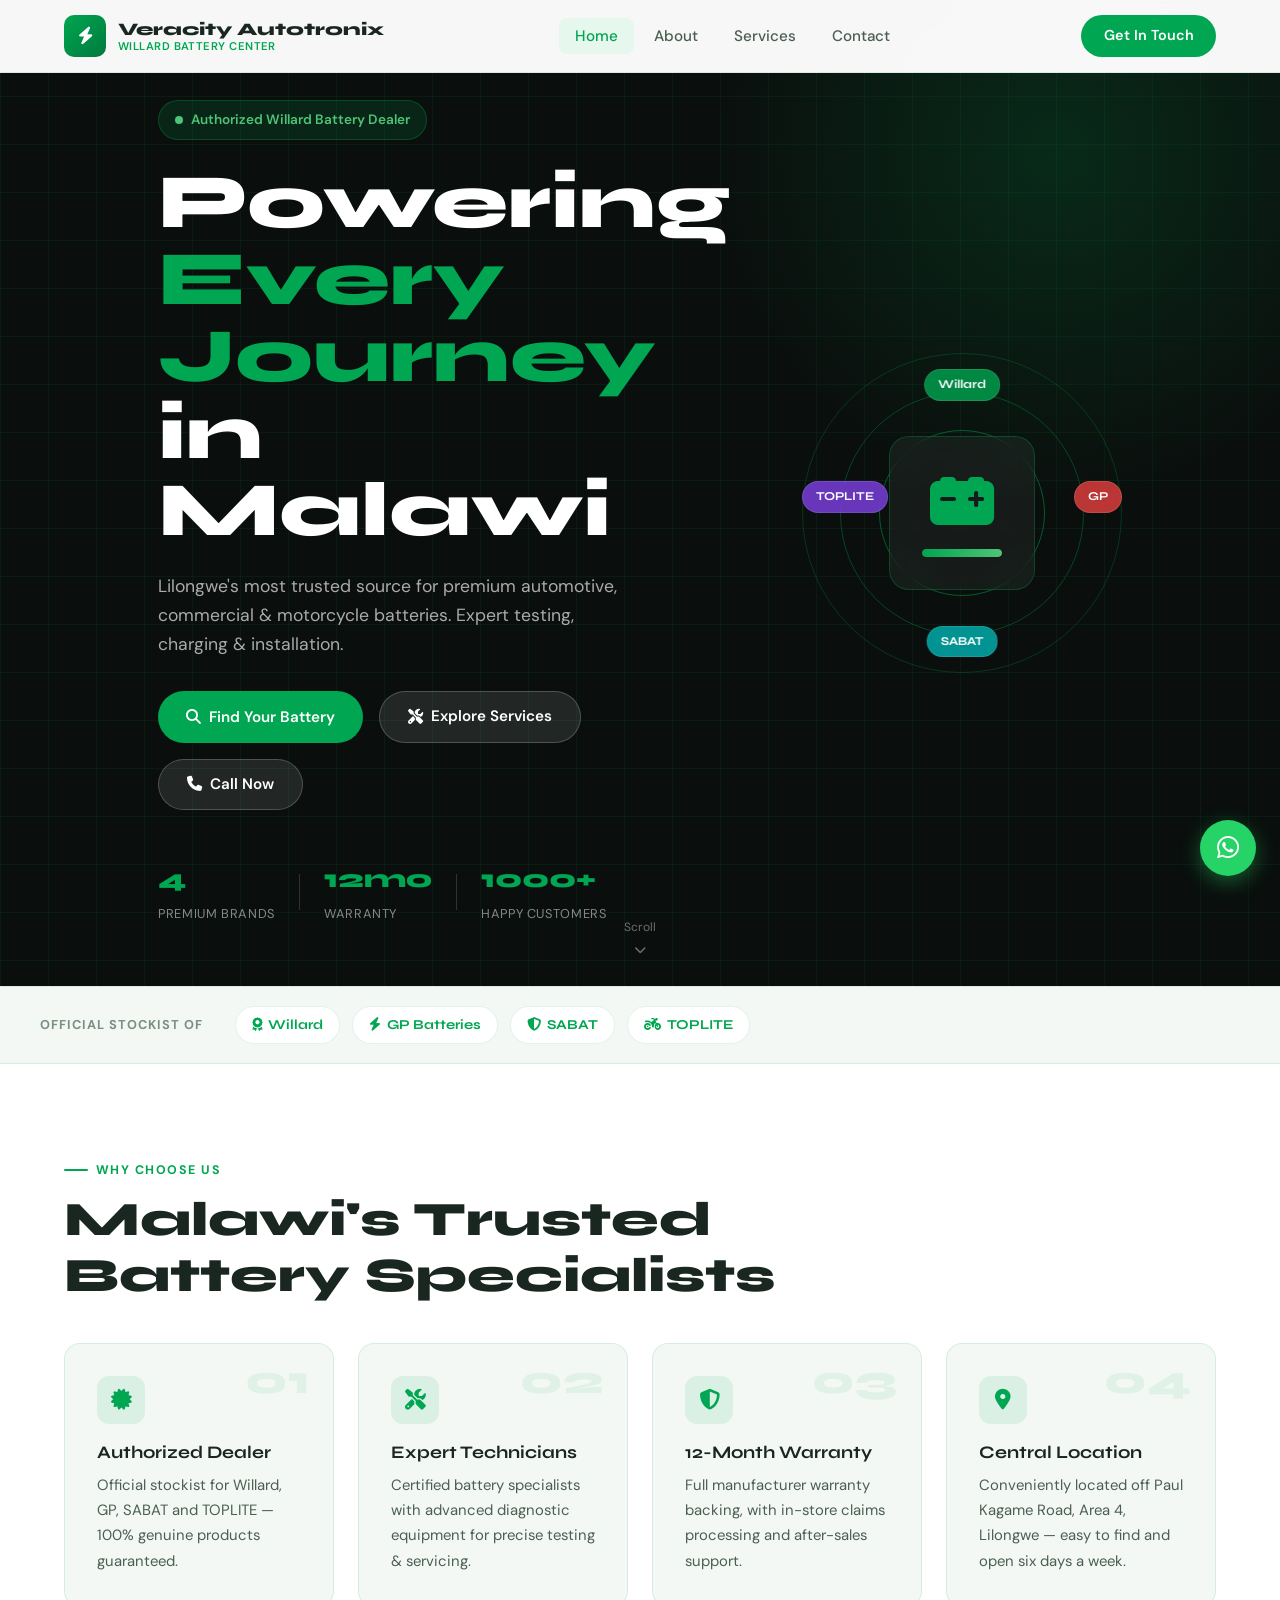
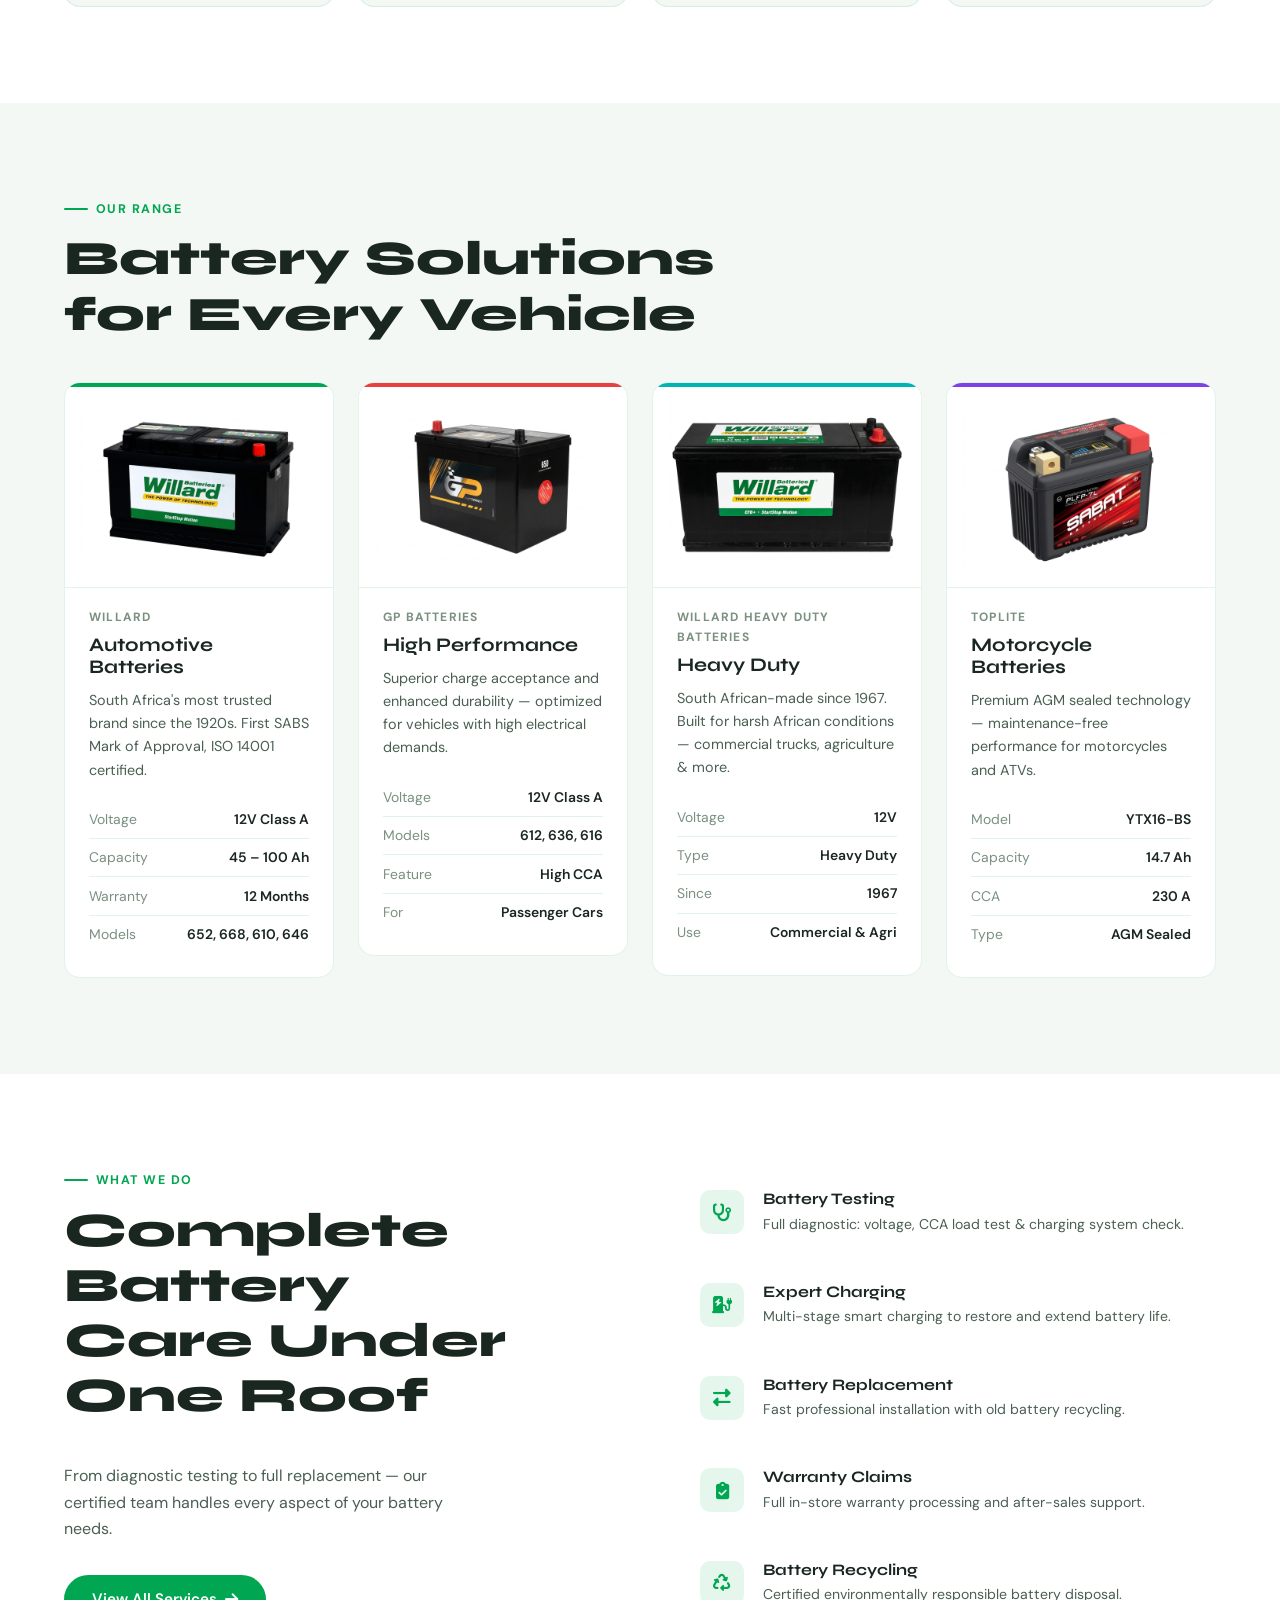
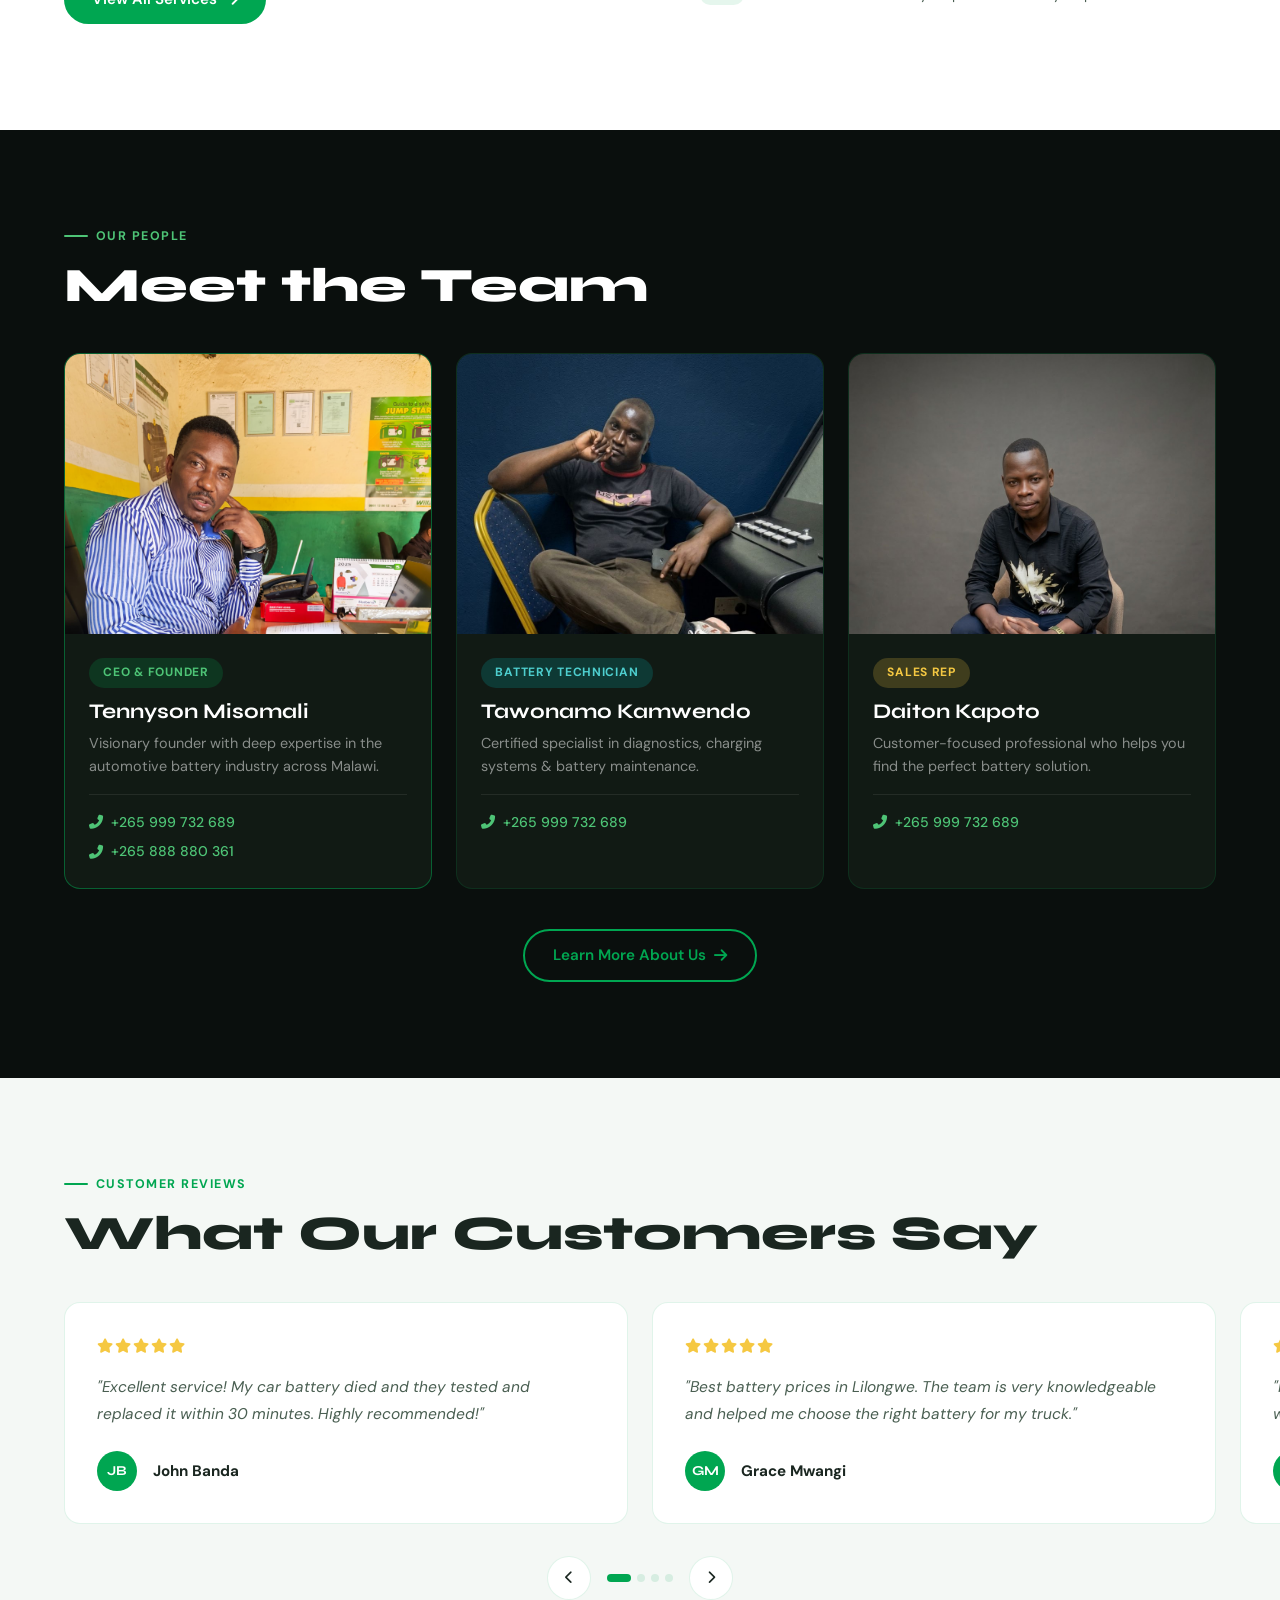
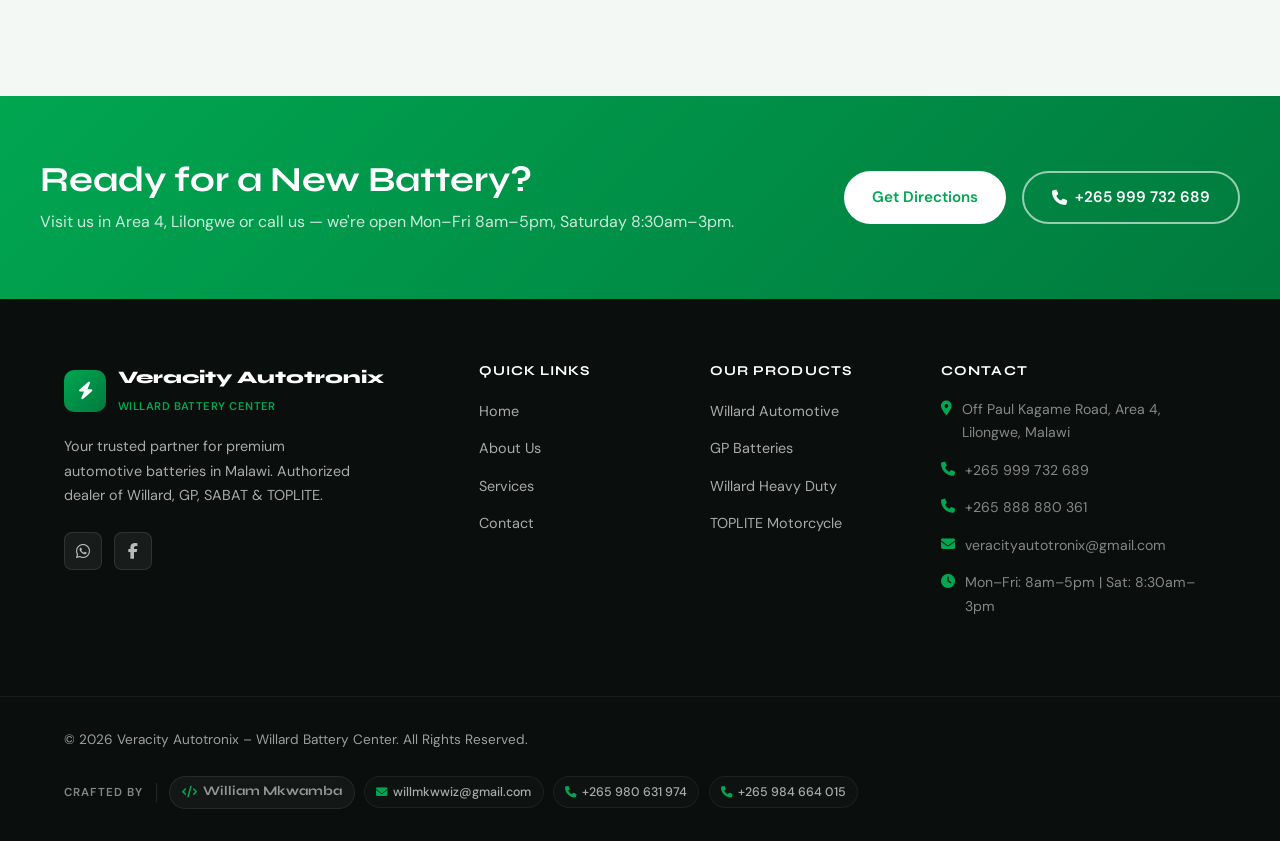
<file: index.html>
<!DOCTYPE html>
<html lang="en">
<head>
    <meta charset="UTF-8">
    <meta name="viewport" content="width=device-width, initial-scale=1.0">

    <title>Veracity Autotronix | Authorized Willard Battery Dealer Lilongwe</title>
    <meta name="description" content="Lilongwe's trusted Willard Battery Center off Paul Kagame Road, Area 4. Official stockist of Willard, GP, SABAT &amp; TOPLITE batteries with a 12-month warranty and free battery testing.">
    <meta name="robots" content="index, follow, max-image-preview:large">
    <meta name="theme-color" content="#0a0f0d">
    <link rel="canonical" href="https://veracityautotronix.com/">
    <link rel="icon" href="favicon.svg" type="image/svg+xml">
    <link rel="apple-touch-icon" href="apple-touch-icon.png">

    <!-- Open Graph / Social sharing -->
    <meta property="og:type" content="website">
    <meta property="og:site_name" content="Veracity Autotronix">
    <meta property="og:locale" content="en_MW">
    <meta property="og:title" content="Veracity Autotronix | Authorized Willard Battery Dealer Lilongwe">
    <meta property="og:description" content="Powering every journey in Malawi. Premium car, heavy-duty and motorcycle batteries with expert diagnostic testing in Area 4, Lilongwe.">
    <meta property="og:url" content="https://veracityautotronix.com/">
    <meta property="og:image" content="https://veracityautotronix.com/images/og-image.jpg">
    <meta property="og:image:width" content="1200">
    <meta property="og:image:height" content="630">
    <meta name="twitter:card" content="summary_large_image">
    <meta name="twitter:title" content="Veracity Autotronix | Authorized Willard Battery Dealer Lilongwe">
    <meta name="twitter:description" content="Powering every journey in Malawi. Premium car, heavy-duty and motorcycle batteries with expert diagnostic testing in Area 4, Lilongwe.">
    <meta name="twitter:image" content="https://veracityautotronix.com/images/og-image.jpg">

    <!-- Local geo tags -->
    <meta name="geo.region" content="MW-C">
    <meta name="geo.placename" content="Lilongwe">

    <!-- Fonts, icons & styles -->
    <link rel="preconnect" href="https://fonts.googleapis.com">
    <link rel="preconnect" href="https://fonts.gstatic.com" crossorigin>
    <link href="https://fonts.googleapis.com/css2?family=Syne:wght@400;600;700;800&family=DM+Sans:wght@300;400;500;600&display=swap" rel="stylesheet">
    <link rel="stylesheet" href="https://cdnjs.cloudflare.com/ajax/libs/font-awesome/6.4.0/css/all.min.css">
    <link rel="stylesheet" href="styles.css">

    <script async src="https://pagead2.googlesyndication.com/pagead/js/adsbygoogle.js?client=ca-pub-1726924816519357" crossorigin="anonymous"></script>
    <script src="veracity-widget.js" defer></script>

    <!-- Google tag (gtag.js) -->
    <script async src="https://www.googletagmanager.com/gtag/js?id=G-34JRQ8Z8X9"></script>
    <script>
      window.dataLayer = window.dataLayer || [];
      function gtag(){dataLayer.push(arguments);}
      gtag('js', new Date());
      gtag('config', 'G-34JRQ8Z8X9');
    </script>

    <!-- Local Business structured data -->
    <script type="application/ld+json">
    {
      "@context": "https://schema.org",
      "@type": "AutoPartsStore",
      "@id": "https://veracityautotronix.com/#business",
      "name": "Veracity Autotronix - Willard Battery Center",
      "description": "Authorized Willard battery dealer in Lilongwe, Malawi. Genuine Willard, GP, SABAT and TOPLITE batteries with free battery testing, charging, installation and a 12-month warranty.",
      "url": "https://veracityautotronix.com/",
      "image": "https://veracityautotronix.com/images/og-image.jpg",
      "telephone": "+265999732689",
      "email": "veracityautotronix@gmail.com",
      "hasMap": "https://maps.google.com/?q=Area+4+Paul+Kagame+Road+Lilongwe+Malawi",
      "areaServed": { "@type": "City", "name": "Lilongwe" },
      "address": {
        "@type": "PostalAddress",
        "streetAddress": "Off Paul Kagame Road, Area 4",
        "addressLocality": "Lilongwe",
        "addressCountry": "MW"
      },
      "openingHoursSpecification": [
        {
          "@type": "OpeningHoursSpecification",
          "dayOfWeek": ["Monday", "Tuesday", "Wednesday", "Thursday", "Friday"],
          "opens": "08:00",
          "closes": "17:00"
        },
        {
          "@type": "OpeningHoursSpecification",
          "dayOfWeek": "Saturday",
          "opens": "08:30",
          "closes": "15:00"
        }
      ],
      "brand": [
        { "@type": "Brand", "name": "Willard" },
        { "@type": "Brand", "name": "GP Batteries" },
        { "@type": "Brand", "name": "SABAT" },
        { "@type": "Brand", "name": "TOPLITE" }
      ]
    }
    </script>
</head>
<body>

<a class="skip-link" href="#main">Skip to main content</a>

<!-- NAV -->
<nav class="navbar" id="navbar" aria-label="Main">
    <div class="nav-inner">
        <a href="/" class="nav-logo">
            <span class="logo-icon"><i class="fas fa-bolt"></i></span>
            <div class="logo-text">
                <span class="logo-main">Veracity Autotronix</span>
                <span class="logo-sub">Willard Battery Center</span>
            </div>
        </a>
        <ul class="nav-links" id="navLinks">
            <li><a href="/" class="nav-link active">Home</a></li>
            <li><a href="about.html" class="nav-link">About</a></li>
            <li><a href="services.html" class="nav-link">Services</a></li>
            <li><a href="contact.html" class="nav-link">Contact</a></li>
        </ul>
        <a href="contact.html" class="nav-cta">Get In Touch</a>
        <button class="hamburger" id="hamburger" aria-label="Open menu" aria-expanded="false" aria-controls="navLinks">
            <span></span><span></span><span></span>
        </button>
    </div>
</nav>

<!-- HERO -->
<main id="main">
<section class="hero" id="home">
    <div class="hero-bg">
        <div class="hero-grid"></div>
        <div class="hero-glow"></div>
    </div>
    <div class="hero-content">
        <div class="hero-badge"><span class="badge-dot"></span> Authorized Willard Battery Dealer</div>
        <h1 class="hero-title">
            Powering<br>
            <span class="hero-accent">Every Journey</span><br>
            in Malawi
        </h1>
        <p class="hero-desc">Lilongwe's most trusted source for premium automotive, commercial & motorcycle batteries. Expert testing, charging & installation.</p>

        <div class="hero-actions">
            <button id="openWidgetBtn" class="btn btn-primary" style="border: none; cursor: pointer;">
                <i class="fas fa-search"></i> Find Your Battery
            </button>
            <a href="services.html" class="btn btn-ghost"><i class="fas fa-tools"></i> Explore Services</a>
            <a href="tel:+265999732689" class="btn btn-ghost"><i class="fas fa-phone"></i> Call Now</a>
        </div>

        <div class="hero-stats">
            <div class="hstat"><strong>4</strong><span>Premium Brands</span></div>
            <div class="hstat-div"></div>
            <div class="hstat"><strong>12mo</strong><span>Warranty</span></div>
            <div class="hstat-div"></div>
            <div class="hstat"><strong>1000+</strong><span>Happy Customers</span></div>
        </div>
    </div>
    <div class="hero-visual">
        <div class="battery-showcase">
            <div class="bat-ring bat-ring-1"></div>
            <div class="bat-ring bat-ring-2"></div>
            <div class="bat-ring bat-ring-3"></div>
            <div class="bat-icon-wrap">
                <i class="fas fa-car-battery bat-icon"></i>
                <div class="bat-charge-bar"><div class="bat-charge-fill"></div></div>
            </div>
            <div class="bat-brand-tags">
                <span class="btag btag-willard">Willard</span>
                <span class="btag btag-gp">GP</span>
                <span class="btag btag-sabat">SABAT</span>
                <span class="btag btag-top">TOPLITE</span>
            </div>
        </div>
    </div>
    <div class="scroll-hint"><span>Scroll</span><i class="fas fa-chevron-down"></i></div>
</section>

<!-- BATTERY FINDER MODAL POPUP -->
<div id="widgetModal" role="dialog" aria-modal="true" aria-labelledby="widgetTitle" style="display: none; position: fixed; top: 0; left: 0; width: 100%; height: 100vh; background: rgba(0, 0, 0, 0.85); backdrop-filter: blur(8px); z-index: 10000; justify-content: center; align-items: center; padding: 16px; box-sizing: border-box;">
    <div style="background: #0f172a; width: 100%; max-width: 580px; border-radius: 16px; padding: 24px; position: relative; border: 1px solid #1e293b; box-shadow: 0 25px 50px -12px rgba(0, 0, 0, 0.7);">
        <div style="display: flex; justify-content: space-between; align-items: center; margin-bottom: 16px; padding-bottom: 12px; border-bottom: 1px solid #1e293b;">
            <h3 id="widgetTitle" style="color: #ffffff; margin: 0; font-family: 'Syne', sans-serif; font-size: 1.25rem;">
                <i class="fas fa-search" style="color: #00d26a;"></i> Battery Search &amp; Booking
            </h3>
            <button id="closeWidgetBtn" style="background: transparent; border: none; color: #94a3b8; font-size: 24px; cursor: pointer; line-height: 1;" aria-label="Close modal">&times;</button>
        </div>
        <veracity-battery-widget></veracity-battery-widget>
    </div>
</div>

<!-- BRANDS STRIP -->
<div class="brands-strip">
    <div class="brands-inner">
        <span class="brands-label">Official Stockist of</span>
        <div class="brand-pills">
            <div class="brand-pill"><i class="fas fa-award"></i> Willard</div>
            <div class="brand-pill"><i class="fas fa-bolt"></i> GP Batteries</div>
            <div class="brand-pill"><i class="fas fa-shield-alt"></i> SABAT</div>
            <div class="brand-pill"><i class="fas fa-motorcycle"></i> TOPLITE</div>
        </div>
    </div>
</div>

<!-- WHY US -->
<section class="section why-section">
    <div class="container">
        <div class="section-label">Why Choose Us</div>
        <h2 class="section-title">Malawi's Trusted<br>Battery Specialists</h2>
        <div class="why-grid">
            <div class="why-card reveal">
                <div class="why-num">01</div>
                <div class="why-icon"><i class="fas fa-certificate"></i></div>
                <h3>Authorized Dealer</h3>
                <p>Official stockist for Willard, GP, SABAT and TOPLITE — 100% genuine products guaranteed.</p>
            </div>
            <div class="why-card reveal">
                <div class="why-num">02</div>
                <div class="why-icon"><i class="fas fa-tools"></i></div>
                <h3>Expert Technicians</h3>
                <p>Certified battery specialists with advanced diagnostic equipment for precise testing & servicing.</p>
            </div>
            <div class="why-card reveal">
                <div class="why-num">03</div>
                <div class="why-icon"><i class="fas fa-shield-alt"></i></div>
                <h3>12-Month Warranty</h3>
                <p>Full manufacturer warranty backing, with in-store claims processing and after-sales support.</p>
            </div>
            <div class="why-card reveal">
                <div class="why-num">04</div>
                <div class="why-icon"><i class="fas fa-map-marker-alt"></i></div>
                <h3>Central Location</h3>
                <p>Conveniently located off Paul Kagame Road, Area 4, Lilongwe — easy to find and open six days a week.</p>
            </div>
        </div>
    </div>
</section>

<!-- PRODUCTS -->
<section class="section products-section">
    <div class="container">
        <div class="section-label">Our Range</div>
        <h2 class="section-title">Battery Solutions<br>for Every Vehicle</h2>
        <div class="products-grid">
            <div class="product-card reveal" style="--c: #00A651;">
                <div class="product-stripe" style="background: #00A651;"></div>
                <div class="product-icon product-icon-img">
                    <img loading="lazy" width="900" height="672" decoding="async" src="images/willard-battery-668.jpg" alt="Willard Battery 668" class="product-bat-img">
                </div>
                <div class="product-body">
                    <div class="product-brand">Willard</div>
                    <h3>Automotive Batteries</h3>
                    <p>South Africa's most trusted brand since the 1920s. First SABS Mark of Approval, ISO 14001 certified.</p>
                    <ul class="product-specs">
                        <li><span>Voltage</span><strong>12V Class A</strong></li>
                        <li><span>Capacity</span><strong>45 – 100 Ah</strong></li>
                        <li><span>Warranty</span><strong>12 Months</strong></li>
                        <li><span>Models</span><strong>652, 668, 610, 646</strong></li>
                    </ul>
                </div>
            </div>
            <div class="product-card reveal" style="--c: #e84040;">
                <div class="product-stripe" style="background: #e84040;"></div>
                <div class="product-icon product-icon-img">
                    <img loading="lazy" width="900" height="672" decoding="async" src="images/gp-batteries.jpg" alt="GP Batteries" class="product-bat-img">
                </div>
                <div class="product-body">
                    <div class="product-brand">GP Batteries</div>
                    <h3>High Performance</h3>
                    <p>Superior charge acceptance and enhanced durability — optimized for vehicles with high electrical demands.</p>
                    <ul class="product-specs">
                        <li><span>Voltage</span><strong>12V Class A</strong></li>
                        <li><span>Models</span><strong>612, 636, 616</strong></li>
                        <li><span>Feature</span><strong>High CCA</strong></li>
                        <li><span>For</span><strong>Passenger Cars</strong></li>
                    </ul>
                </div>
            </div>
            <div class="product-card reveal" style="--c: #00b4b4;">
                <div class="product-stripe" style="background: #00b4b4;"></div>
                <div class="product-icon product-icon-img">
                    <img loading="lazy" width="900" height="672" decoding="async" src="images/willard-heavy-duty.jpg" alt="Willard Heavy Duty Battery" class="product-bat-img">
                </div>
                <div class="product-body">
                    <div class="product-brand">Willard Heavy Duty Batteries</div>
                    <h3>Heavy Duty</h3>
                    <p>South African-made since 1967. Built for harsh African conditions — commercial trucks, agriculture & more.</p>
                    <ul class="product-specs">
                        <li><span>Voltage</span><strong>12V</strong></li>
                        <li><span>Type</span><strong>Heavy Duty</strong></li>
                        <li><span>Since</span><strong>1967</strong></li>
                        <li><span>Use</span><strong>Commercial & Agri</strong></li>
                    </ul>
                </div>
            </div>
            <div class="product-card reveal" style="--c: #8040e8;">
                <div class="product-stripe" style="background: #8040e8;"></div>
                <div class="product-icon product-icon-img">
                    <img loading="lazy" width="900" height="672" decoding="async" src="images/sabat-motor-cycle.jpg" alt="Motorcycle battery" class="product-bat-img">
                </div>
                <div class="product-body">
                    <div class="product-brand">TOPLITE</div>
                    <h3>Motorcycle Batteries</h3>
                    <p>Premium AGM sealed technology — maintenance-free performance for motorcycles and ATVs.</p>
                    <ul class="product-specs">
                        <li><span>Model</span><strong>YTX16-BS</strong></li>
                        <li><span>Capacity</span><strong>14.7 Ah</strong></li>
                        <li><span>CCA</span><strong>230 A</strong></li>
                        <li><span>Type</span><strong>AGM Sealed</strong></li>
                    </ul>
                </div>
            </div>
        </div>

        <!-- RESPONSIVE AD CONTAINER SECTION (Fixed Desktop Sizing) -->
        <div class="ad-wrapper" hidden>
            <div class="ad-container">
                <!-- Replace with your ad network tags, banner code, or image -->
                <div class="ad-placeholder">
                
                </div>
            </div>
        </div>

    </div>
</section>

<!-- SERVICES PREVIEW -->
<section class="section services-preview">
    <div class="container">
        <div class="services-preview-inner">
            <div class="sp-left reveal">
                <div class="section-label">What We Do</div>
                <h2 class="section-title">Complete Battery<br>Care Under One Roof</h2>
                <p class="sp-desc">From diagnostic testing to full replacement — our certified team handles every aspect of your battery needs.</p>
                <a href="services.html" class="btn btn-primary">View All Services <i class="fas fa-arrow-right"></i></a>
            </div>
            <div class="sp-right">
                <div class="service-item reveal">
                    <div class="si-icon"><i class="fas fa-stethoscope"></i></div>
                    <div class="si-body">
                        <h4>Battery Testing</h4>
                        <p>Full diagnostic: voltage, CCA load test & charging system check.</p>
                    </div>
                </div>
                <div class="service-item reveal">
                    <div class="si-icon"><i class="fas fa-charging-station"></i></div>
                    <div class="si-body">
                        <h4>Expert Charging</h4>
                        <p>Multi-stage smart charging to restore and extend battery life.</p>
                    </div>
                </div>
                <div class="service-item reveal">
                    <div class="si-icon"><i class="fas fa-exchange-alt"></i></div>
                    <div class="si-body">
                        <h4>Battery Replacement</h4>
                        <p>Fast professional installation with old battery recycling.</p>
                    </div>
                </div>
                <div class="service-item reveal">
                    <div class="si-icon"><i class="fas fa-clipboard-check"></i></div>
                    <div class="si-body">
                        <h4>Warranty Claims</h4>
                        <p>Full in-store warranty processing and after-sales support.</p>
                    </div>
                </div>
                <div class="service-item reveal">
                    <div class="si-icon"><i class="fas fa-recycle"></i></div>
                    <div class="si-body">
                        <h4>Battery Recycling</h4>
                        <p>Certified environmentally responsible battery disposal.</p>
                    </div>
                </div>
            </div>
        </div>
    </div>
</section>

<!-- TEAM PREVIEW -->
<section class="section team-preview">
    <div class="container">
        <div class="section-label">Our People</div>
        <h2 class="section-title">Meet the Team</h2>
        <div class="team-grid">
            <div class="team-card featured reveal">
                <div class="team-img-wrap">
                    <img width="800" height="1067" decoding="async" src="images/tennyson-misomali.jpg" alt="Tennyson Misomali – CEO" loading="lazy">
                    <div class="team-overlay">
                        <a href="tel:+265999732689" class="team-contact-btn" aria-label="Call"><i class="fas fa-phone"></i></a>
                        <a href="https://wa.me/265999732689" class="team-contact-btn" target="_blank" rel="noopener noreferrer" aria-label="WhatsApp"><i class="fab fa-whatsapp"></i></a>
                        <a href="mailto:veracityautotronix@gmail.com" class="team-contact-btn" aria-label="Email"><i class="fas fa-envelope"></i></a>
                    </div>
                </div>
                <div class="team-info">
                    <div class="team-role-badge">CEO & Founder</div>
                    <h3>Tennyson Misomali</h3>
                    <p>Visionary founder with deep expertise in the automotive battery industry across Malawi.</p>
                    <div class="team-contacts-row">
                        <a href="tel:+265999732689"><i class="fas fa-phone-alt"></i> +265 999 732 689</a>
                        <a href="tel:+265888880361"><i class="fas fa-phone-alt"></i> +265 888 880 361</a>
                    </div>
                </div>
            </div>
            <div class="team-card reveal">
                <div class="team-img-wrap">
                    <img width="800" height="1067" decoding="async" src="images/tawonamo-kamwendo.jpg" alt="Tawonamo Kamwendo – Battery Technician" loading="lazy">
                    <div class="team-overlay">
                        <a href="tel:+265999732689" class="team-contact-btn" aria-label="Call"><i class="fas fa-phone"></i></a>
                        <a href="mailto:veracityautotronix@gmail.com" class="team-contact-btn" aria-label="Email"><i class="fas fa-envelope"></i></a>
                    </div>
                </div>
                <div class="team-info">
                    <div class="team-role-badge tech">Battery Technician</div>
                    <h3>Tawonamo Kamwendo</h3>
                    <p>Certified specialist in diagnostics, charging systems & battery maintenance.</p>
                    <div class="team-contacts-row">
                        <a href="tel:+265999732689"><i class="fas fa-phone-alt"></i> +265 999 732 689</a>
                    </div>
                </div>
            </div>
            <div class="team-card reveal">
                <div class="team-img-wrap">
                    <img width="800" height="800" decoding="async" src="images/daiton-kapoto.jpg" alt="Daiton Kapoto – Sales Representative" loading="lazy">
                    <div class="team-overlay">
                        <a href="tel:+265999732689" class="team-contact-btn" aria-label="Call"><i class="fas fa-phone"></i></a>
                        <a href="mailto:veracityautotronix@gmail.com" class="team-contact-btn" aria-label="Email"><i class="fas fa-envelope"></i></a>
                    </div>
                </div>
                <div class="team-info">
                    <div class="team-role-badge sales">Sales Rep</div>
                    <h3>Daiton Kapoto</h3>
                    <p>Customer-focused professional who helps you find the perfect battery solution.</p>
                    <div class="team-contacts-row">
                        <a href="tel:+265999732689"><i class="fas fa-phone-alt"></i> +265 999 732 689</a>
                    </div>
                </div>
            </div>
        </div>
        <div class="team-cta"><a href="about.html" class="btn btn-outline">Learn More About Us <i class="fas fa-arrow-right"></i></a></div>
    </div>
</section>

<!-- TESTIMONIALS -->
<section class="section testimonials-section">
    <div class="container">
        <div class="section-label">Customer Reviews</div>
        <h2 class="section-title">What Our Customers Say</h2>
        <div class="testimonials-track" id="testiTrack">
            <div class="testi-card">
                <div class="testi-stars"><i class="fas fa-star"></i><i class="fas fa-star"></i><i class="fas fa-star"></i><i class="fas fa-star"></i><i class="fas fa-star"></i></div>
                <p>"Excellent service! My car battery died and they tested and replaced it within 30 minutes. Highly recommended!"</p>
                <div class="testi-author"><div class="testi-avatar">JB</div><strong>John Banda</strong></div>
            </div>
            <div class="testi-card">
                <div class="testi-stars"><i class="fas fa-star"></i><i class="fas fa-star"></i><i class="fas fa-star"></i><i class="fas fa-star"></i><i class="fas fa-star"></i></div>
                <p>"Best battery prices in Lilongwe. The team is very knowledgeable and helped me choose the right battery for my truck."</p>
                <div class="testi-author"><div class="testi-avatar">GM</div><strong>Grace Mwangi</strong></div>
            </div>
            <div class="testi-card">
                <div class="testi-stars"><i class="fas fa-star"></i><i class="fas fa-star"></i><i class="fas fa-star"></i><i class="fas fa-star"></i><i class="fas fa-star"></i></div>
                <p>"Professional service and genuine Willard batteries. The 12-month warranty gives me total peace of mind."</p>
                <div class="testi-author"><div class="testi-avatar">PC</div><strong>Peter Chikondi</strong></div>
            </div>
            <div class="testi-card">
                <div class="testi-stars"><i class="fas fa-star"></i><i class="fas fa-star"></i><i class="fas fa-star"></i><i class="fas fa-star"></i><i class="fas fa-star"></i></div>
                <p>"Daiton helped me pick the right battery for my minibus. Great advice, fair pricing, and fast installation."</p>
                <div class="testi-author"><div class="testi-avatar">TK</div><strong>Thokozani Kachingwe</strong></div>
            </div>
        </div>
        <div class="testi-nav">
            <button class="testi-btn" id="testPrev"><i class="fas fa-chevron-left"></i></button>
            <div class="testi-dots" id="testiDots"></div>
            <button class="testi-btn" id="testNext"><i class="fas fa-chevron-right"></i></button>
        </div>
    </div>
</section>

<!-- CTA BANNER -->
<section class="cta-banner">
    <div class="cta-inner">
        <div class="cta-text">
            <h2>Ready for a New Battery?</h2>
            <p>Visit us in Area 4, Lilongwe or call us — we're open Mon–Fri 8am–5pm, Saturday 8:30am–3pm.</p>
        </div>
        <div class="cta-actions">
            <a href="contact.html" class="btn btn-white">Get Directions</a>
            <a href="tel:+265999732689" class="btn btn-outline-white"><i class="fas fa-phone"></i> +265 999 732 689</a>
        </div>
    </div>
</section>

</main>

<!-- FOOTER -->
<footer class="footer">
    <div class="footer-top">
        <div class="container">
            <div class="footer-grid">
                <div class="footer-brand">
                    <div class="footer-logo">
                        <span class="logo-icon"><i class="fas fa-bolt"></i></span>
                        <div>
                            <span class="logo-main">Veracity Autotronix</span>
                            <span class="logo-sub">Willard Battery Center</span>
                        </div>
                    </div>
                    <p>Your trusted partner for premium automotive batteries in Malawi. Authorized dealer of Willard, GP, SABAT & TOPLITE.</p>
                    <div class="footer-socials">
                        <a href="https://wa.me/265999732689" target="_blank" rel="noopener noreferrer" title="WhatsApp"><i class="fab fa-whatsapp"></i></a>
                        <a href="https://www.facebook.com/search/top?q=Tennyson%20Misomali" target="_blank" rel="noopener noreferrer" title="Facebook – Tennyson Misomali" aria-label="Facebook – Tennyson Misomali"><i class="fab fa-facebook-f"></i></a>
                    </div>
                </div>
                <div class="footer-links">
                    <h4>Quick Links</h4>
                    <ul>
                        <li><a href="/">Home</a></li>
                        <li><a href="about.html">About Us</a></li>
                        <li><a href="services.html">Services</a></li>
                        <li><a href="contact.html">Contact</a></li>
                    </ul>
                </div>
                <div class="footer-links">
                    <h4>Our Products</h4>
                    <ul>
                        <li><a href="services.html">Willard Automotive</a></li>
                        <li><a href="services.html">GP Batteries</a></li>
                        <li><a href="services.html">Willard Heavy Duty</a></li>
                        <li><a href="services.html">TOPLITE Motorcycle</a></li>
                    </ul>
                </div>
                <div class="footer-contact">
                    <h4>Contact</h4>
                    <ul>
                        <li><i class="fas fa-map-marker-alt"></i><span>Off Paul Kagame Road, Area 4, Lilongwe, Malawi</span></li>
                        <li><i class="fas fa-phone"></i><a href="tel:+265999732689">+265 999 732 689</a></li>
                        <li><i class="fas fa-phone"></i><a href="tel:+265888880361">+265 888 880 361</a></li>
                        <li><i class="fas fa-envelope"></i><a href="mailto:veracityautotronix@gmail.com">veracityautotronix@gmail.com</a></li>
                        <li><i class="fas fa-clock"></i><span>Mon–Fri: 8am–5pm | Sat: 8:30am–3pm</span></li>
                    </ul>
                </div>
            </div>
        </div>
    </div>
    <div class="footer-bottom">
        <div class="container">
            <div class="footer-bottom-inner">
                <p class="footer-copy">&copy; 2026 Veracity Autotronix – Willard Battery Center. All Rights Reserved.</p>
                <div class="footer-dev-credit">
                    <span class="dev-label">Crafted by</span>
                    <div class="dev-info">
                        <span class="dev-name"><i class="fas fa-code"></i> William Mkwamba</span>
                        <a href="mailto:willmkwwiz@gmail.com" class="dev-link"><i class="fas fa-envelope"></i> willmkwwiz@gmail.com</a>
                        <a href="tel:+265980631974" class="dev-link"><i class="fas fa-phone"></i> +265 980 631 974</a>
                        <a href="tel:+265984664015" class="dev-link"><i class="fas fa-phone"></i> +265 984 664 015</a>
                    </div>
                </div>
            </div>
        </div>
    </div>
</footer>

<!-- WHATSAPP FLOAT -->
<a href="https://wa.me/265999732689" class="wa-float" target="_blank" rel="noopener noreferrer" title="Chat on WhatsApp" aria-label="Chat with us on WhatsApp">
    <i class="fab fa-whatsapp"></i>
    <span class="wa-tooltip">Chat with us!</span>
</a>

<!-- PROGRESS BAR -->
<div class="progress-bar" id="progressBar"></div>

<!-- Scripts -->
<script src="script.js"></script>

<!-- PROMO VIDEO POPUP (shows once per visitor) -->
<div class="ad-overlay" id="adOverlay" role="dialog" aria-modal="true" aria-label="Promotional video">
    <div class="ad-modal-content">
        <button class="ad-close-btn" id="adCloseBtn" aria-label="Close video">&times;</button>
        <div class="ad-video-wrapper">
            <video id="adVideo" width="100%" height="auto" controls muted playsinline preload="none">
                <source src="https://files.catbox.moe/vqvos9.mp4" type="video/mp4">
                Your browser does not support the video tag.
            </video>
        </div>
    </div>
</div>

<script>
document.addEventListener('DOMContentLoaded', () => {
    // Safe wrappers: storage can be blocked (private mode, strict settings)
    const store = {
        get(k) { try { return localStorage.getItem(k); } catch (e) { return null; } },
        set(k, v) { try { localStorage.setItem(k, v); } catch (e) {} }
    };

    let lastFocus = null;
    function openDialog(el, focusTarget) {
        lastFocus = document.activeElement;
        el.style.display = 'flex';
        if (focusTarget) focusTarget.focus();
    }
    function closeDialog(el) {
        el.style.display = 'none';
        if (lastFocus && lastFocus.focus) lastFocus.focus();
    }

    // --- 1. PROMO VIDEO POPUP ---
    const adOverlay = document.getElementById('adOverlay');
    const adCloseBtn = document.getElementById('adCloseBtn');
    const adVideo = document.getElementById('adVideo');

    function closeAd() {
        if (adVideo) { adVideo.pause(); adVideo.currentTime = 0; }
        if (adOverlay) closeDialog(adOverlay);
    }

    if (adOverlay) {
        adOverlay.style.display = 'none';
        if (!store.get('veracity_ad_shown')) {
            // Let the visitor see the site first, then show the video once.
            setTimeout(() => {
                if (widgetModal && widgetModal.style.display === 'flex') return;
                store.set('veracity_ad_shown', 'true');
                openDialog(adOverlay, adCloseBtn);
                if (adVideo) { adVideo.preload = 'auto'; adVideo.play().catch(() => {}); }
            }, 3000);
        }
        // If the video cannot load, never leave an empty popup on screen.
        if (adVideo) {
            adVideo.addEventListener('error', closeAd, true);
            const src = adVideo.querySelector('source');
            if (src) src.addEventListener('error', closeAd);
        }
        adOverlay.addEventListener('click', (e) => { if (e.target === adOverlay) closeAd(); });
        if (adCloseBtn) adCloseBtn.addEventListener('click', closeAd);
    }

    // --- 2. BATTERY SEARCH WIDGET MODAL ---
    const openWidgetBtn = document.getElementById('openWidgetBtn');
    const closeWidgetBtn = document.getElementById('closeWidgetBtn');
    var widgetModal = document.getElementById('widgetModal');

    function closeWidget() { if (widgetModal) closeDialog(widgetModal); }

    if (openWidgetBtn && widgetModal) {
        openWidgetBtn.addEventListener('click', () => openDialog(widgetModal, closeWidgetBtn));
    }
    if (closeWidgetBtn) closeWidgetBtn.addEventListener('click', closeWidget);
    if (widgetModal) {
        widgetModal.addEventListener('click', (e) => { if (e.target === widgetModal) closeWidget(); });
    }

    // Escape closes whichever dialog is open
    document.addEventListener('keydown', (e) => {
        if (e.key !== 'Escape') return;
        if (adOverlay && adOverlay.style.display === 'flex') closeAd();
        else if (widgetModal && widgetModal.style.display === 'flex') closeWidget();
    });
});
</script>

</body>
</html>
</file>
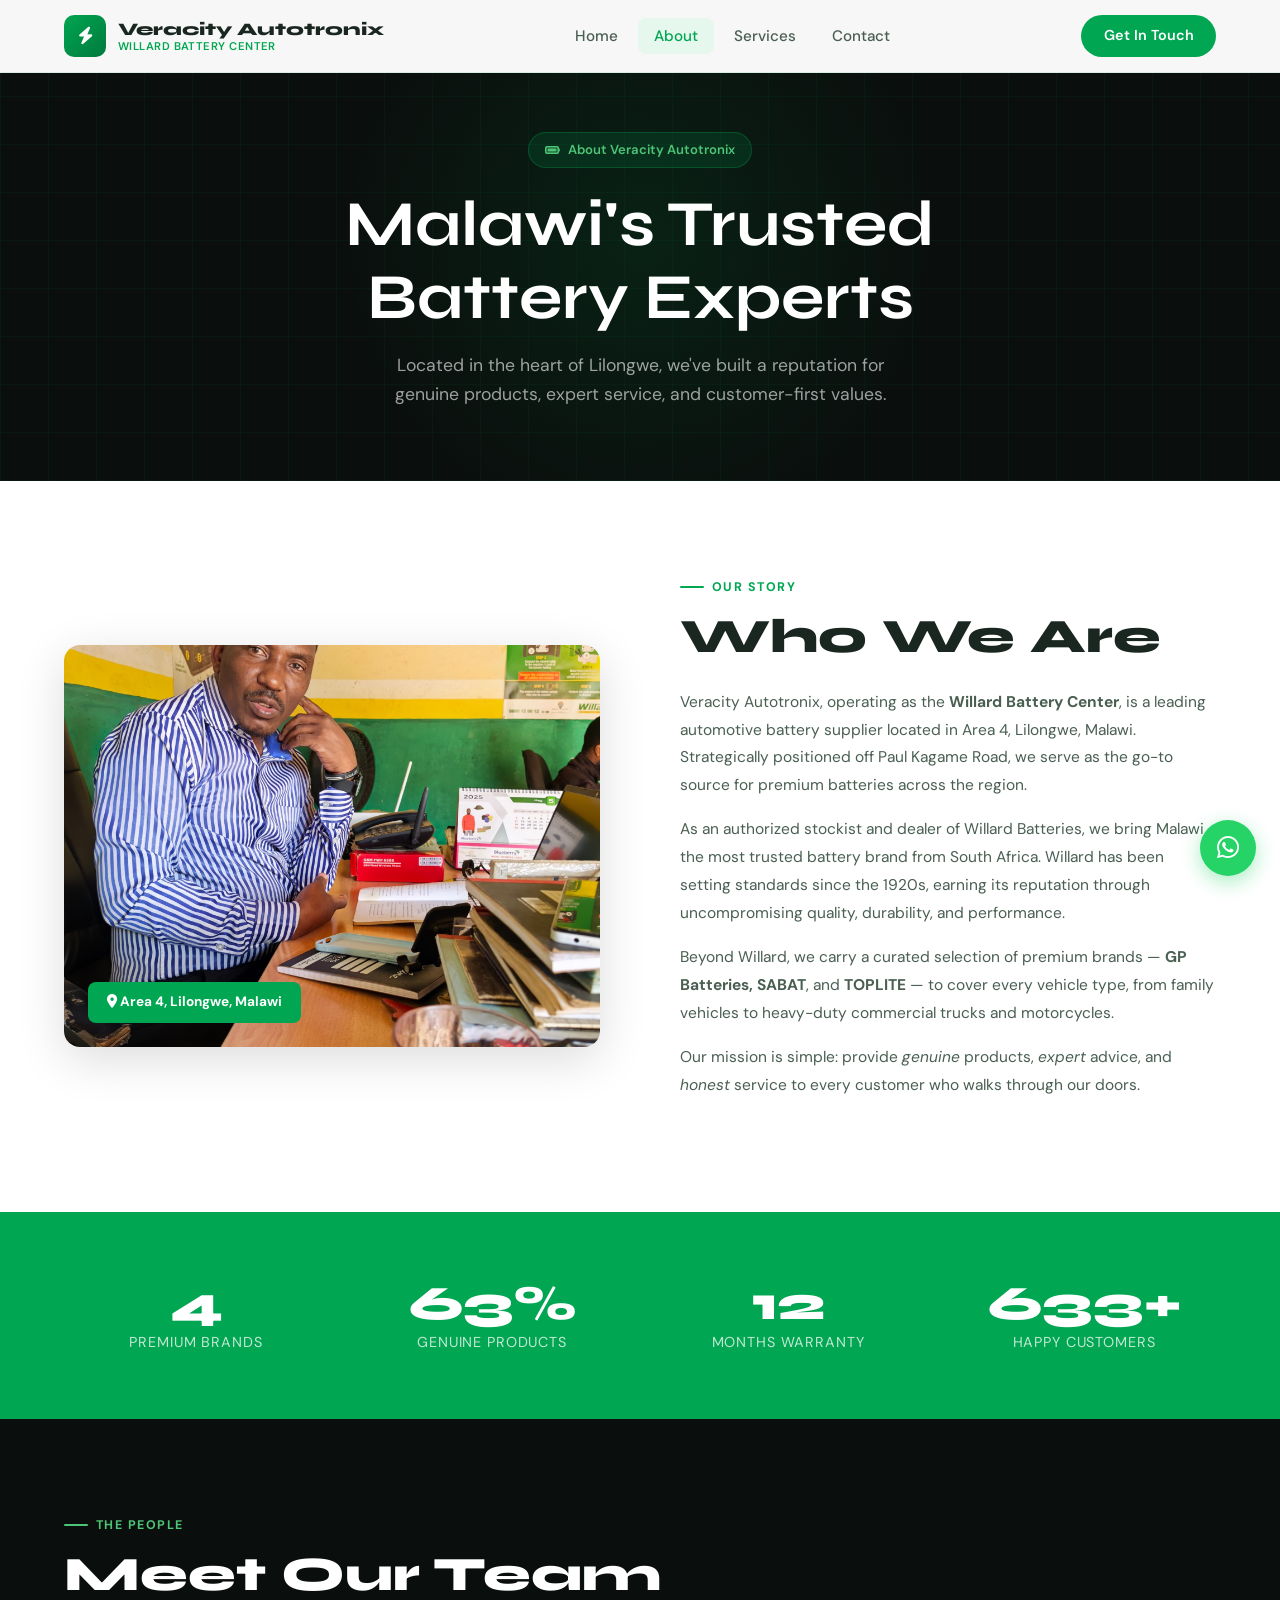
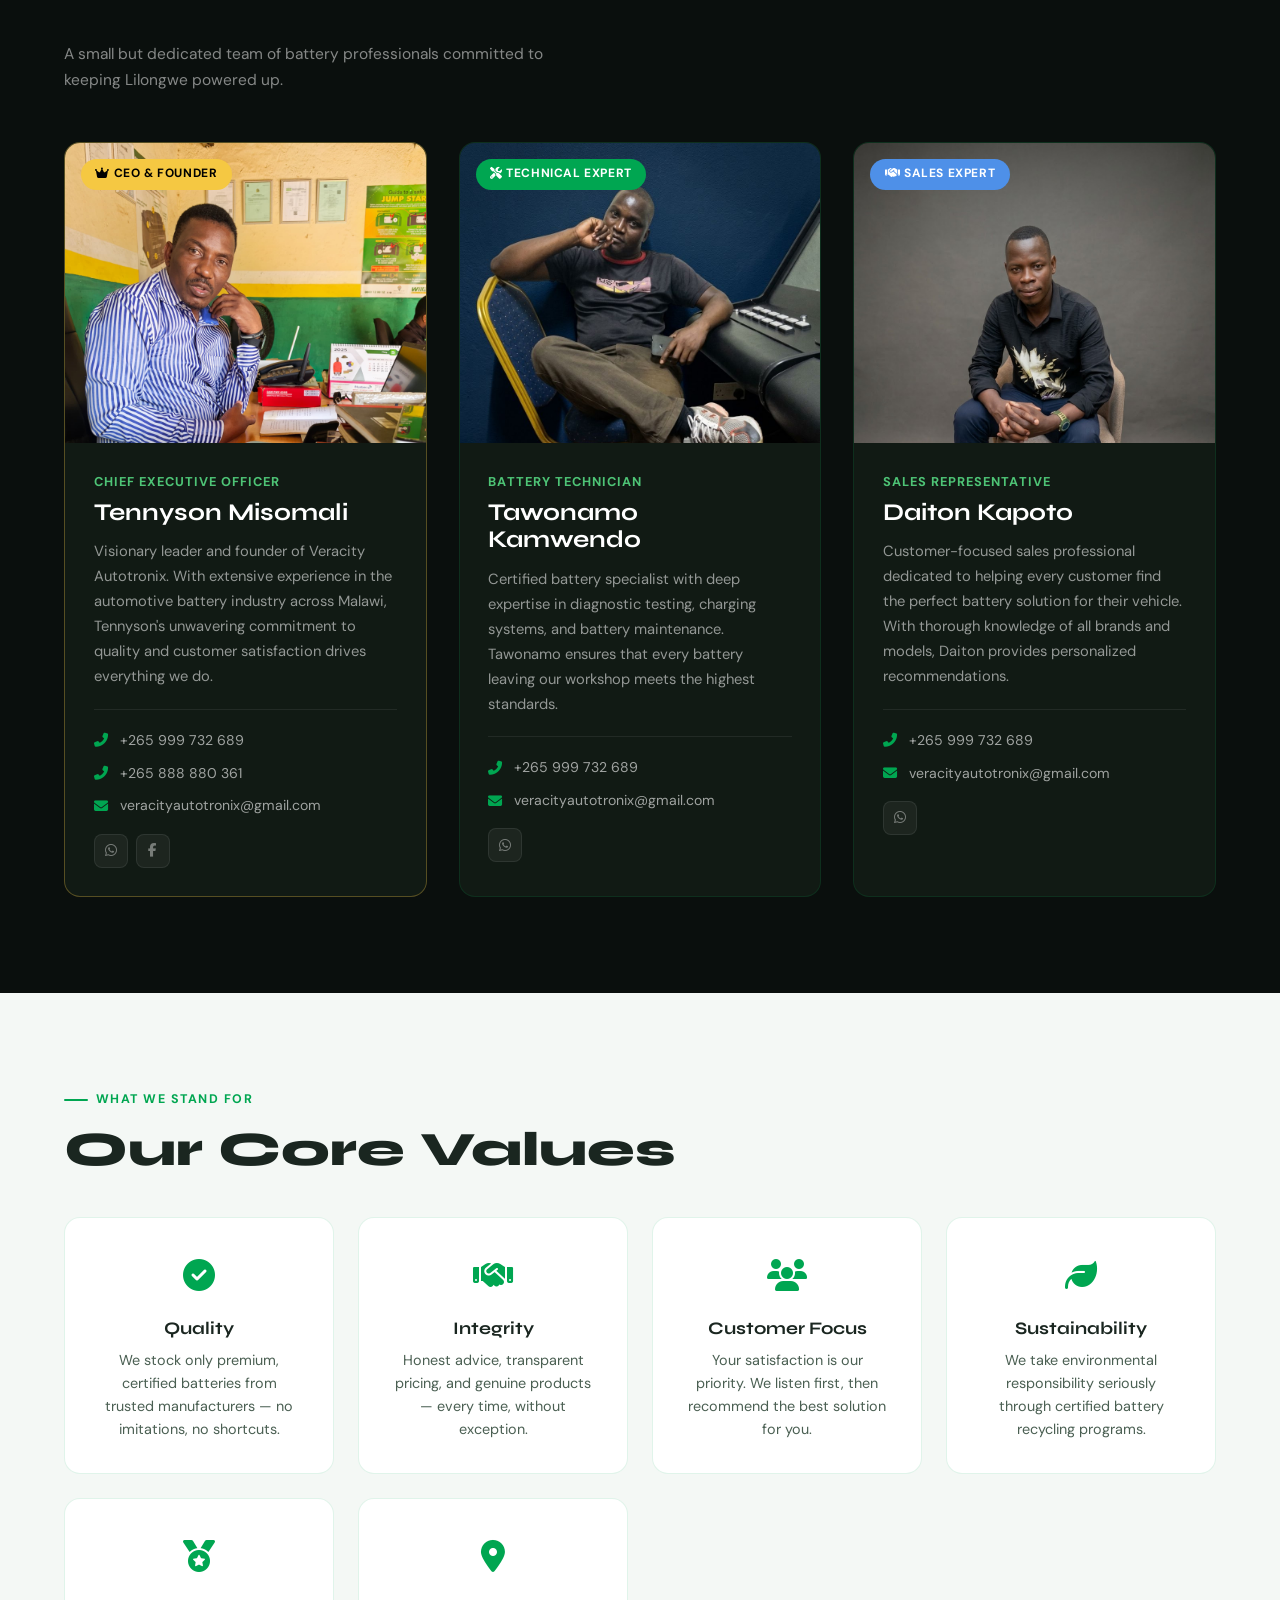
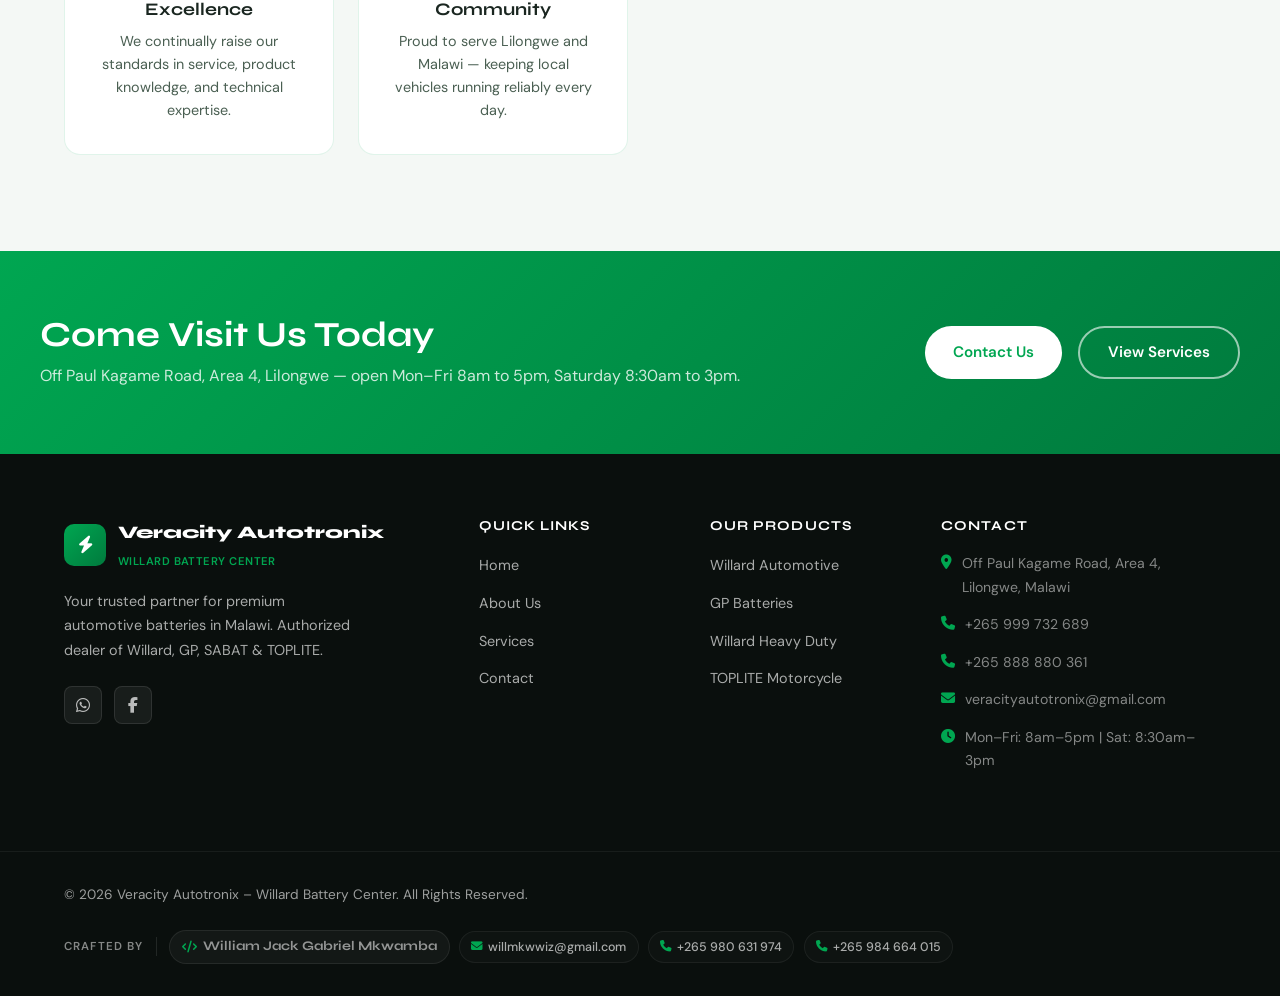
<file: about.html>
<!DOCTYPE html>
<html lang="en">
<head>
    <meta charset="UTF-8">
    <meta name="viewport" content="width=device-width, initial-scale=1.0">

    <title>About Us | Veracity Autotronix – Willard Battery Center</title>
    <meta name="description" content="Meet the team behind Veracity Autotronix, the Willard Battery Center in Area 4, Lilongwe. Genuine Willard, GP, SABAT and TOPLITE batteries with honest advice.">
    <meta name="robots" content="index, follow, max-image-preview:large">
    <meta name="theme-color" content="#0a0f0d">
    <link rel="canonical" href="https://veracityautotronix.com/about.html">
    <link rel="icon" href="favicon.svg" type="image/svg+xml">
    <link rel="apple-touch-icon" href="apple-touch-icon.png">

    <!-- Open Graph / Social sharing -->
    <meta property="og:type" content="website">
    <meta property="og:site_name" content="Veracity Autotronix">
    <meta property="og:locale" content="en_MW">
    <meta property="og:title" content="About Us | Veracity Autotronix – Willard Battery Center">
    <meta property="og:description" content="Meet the team behind Veracity Autotronix, the Willard Battery Center in Area 4, Lilongwe. Genuine Willard, GP, SABAT and TOPLITE batteries with honest advice.">
    <meta property="og:url" content="https://veracityautotronix.com/about.html">
    <meta property="og:image" content="https://veracityautotronix.com/images/og-image.jpg">
    <meta property="og:image:width" content="1200">
    <meta property="og:image:height" content="630">
    <meta name="twitter:card" content="summary_large_image">
    <meta name="twitter:title" content="About Us | Veracity Autotronix – Willard Battery Center">
    <meta name="twitter:description" content="Meet the team behind Veracity Autotronix, the Willard Battery Center in Area 4, Lilongwe. Genuine Willard, GP, SABAT and TOPLITE batteries with honest advice.">
    <meta name="twitter:image" content="https://veracityautotronix.com/images/og-image.jpg">

    <link rel="preconnect" href="https://fonts.googleapis.com">
    <link rel="preconnect" href="https://fonts.gstatic.com" crossorigin>
    <link href="https://fonts.googleapis.com/css2?family=Syne:wght@400;600;700;800&family=DM+Sans:wght@300;400;500;600&display=swap" rel="stylesheet">
    <link rel="stylesheet" href="https://cdnjs.cloudflare.com/ajax/libs/font-awesome/6.4.0/css/all.min.css">
    <link rel="stylesheet" href="styles.css">

    <script async src="https://pagead2.googlesyndication.com/pagead/js/adsbygoogle.js?client=ca-pub-1726924816519357" crossorigin="anonymous"></script>

    <!-- Google tag (gtag.js) -->
    <script async src="https://www.googletagmanager.com/gtag/js?id=G-34JRQ8Z8X9"></script>
    <script>
      window.dataLayer = window.dataLayer || [];
      function gtag(){dataLayer.push(arguments);}
      gtag('js', new Date());
      gtag('config', 'G-34JRQ8Z8X9');
    </script>
</head>
<body>

<a class="skip-link" href="#main">Skip to main content</a>

<!-- NAV -->
<nav class="navbar" id="navbar" aria-label="Main">
    <div class="nav-inner">
        <a href="/" class="nav-logo">
            <span class="logo-icon"><i class="fas fa-bolt"></i></span>
            <div class="logo-text">
                <span class="logo-main">Veracity Autotronix</span>
                <span class="logo-sub">Willard Battery Center</span>
            </div>
        </a>
        <ul class="nav-links" id="navLinks">
            <li><a href="/" class="nav-link">Home</a></li>
            <li><a href="about.html" class="nav-link active">About</a></li>
            <li><a href="services.html" class="nav-link">Services</a></li>
            <li><a href="contact.html" class="nav-link">Contact</a></li>
        </ul>
        <a href="contact.html" class="nav-cta">Get In Touch</a>
        <button class="hamburger" id="hamburger" aria-label="Open menu" aria-expanded="false" aria-controls="navLinks">
            <span></span><span></span><span></span>
        </button>
    </div>
</nav>

<main id="main">
<!-- PAGE HERO -->
<section class="page-hero">
    <div class="page-hero-bg"></div>
    <div class="page-hero-glow"></div>
    <div class="page-hero-inner">
        <div class="page-hero-badge"><i class="fas fa-battery-full"></i> About Veracity Autotronix</div>
        <h1>Malawi's Trusted<br>Battery Experts</h1>
        <p>Located in the heart of Lilongwe, we've built a reputation for genuine products, expert service, and customer-first values.</p>
    </div>
</section>

<!-- WHO WE ARE -->
<section class="about-story">
    <div class="container">
        <div class="about-story-grid">
            <div class="about-story-img reveal">
                <img src="images/tennyson-misomali.jpg" alt="Tennyson Misomali - CEO of Veracity Autotronix">
                <div class="about-story-badge"><i class="fas fa-map-marker-alt"></i> Area 4, Lilongwe, Malawi</div>
            </div>
            <div class="about-story-text reveal">
                <div class="section-label">Our Story</div>
                <h2 class="section-title" style="margin-bottom:1.5rem;">Who We Are</h2>
                <p>Veracity Autotronix, operating as the <strong>Willard Battery Center</strong>, is a leading automotive battery supplier located in Area 4, Lilongwe, Malawi. Strategically positioned off Paul Kagame Road, we serve as the go-to source for premium batteries across the region.</p>
                <p>As an authorized stockist and dealer of Willard Batteries, we bring Malawi the most trusted battery brand from South Africa. Willard has been setting standards since the 1920s, earning its reputation through uncompromising quality, durability, and performance.</p>
                <p>Beyond Willard, we carry a curated selection of premium brands — <strong>GP Batteries, SABAT</strong>, and <strong>TOPLITE</strong> — to cover every vehicle type, from family vehicles to heavy-duty commercial trucks and motorcycles.</p>
                <p>Our mission is simple: provide <em>genuine</em> products, <em>expert</em> advice, and <em>honest</em> service to every customer who walks through our doors.</p>
            </div>
        </div>
    </div>
</section>

<!-- STATS -->
<section class="stats-section">
    <div class="container">
        <div class="stats-grid">
            <div class="stat-item reveal">
                <h3 data-target="4">4</h3>
                <p>Premium Brands</p>
            </div>
            <div class="stat-item reveal">
                <h3 data-target="100" data-suffix="%">100%</h3>
                <p>Genuine Products</p>
            </div>
            <div class="stat-item reveal">
                <h3 data-target="12">12</h3>
                <p>Months Warranty</p>
            </div>
            <div class="stat-item reveal">
                <h3 data-target="1000" data-suffix="+">1000+</h3>
                <p>Happy Customers</p>
            </div>
        </div>
    </div>
</section>

<!-- TEAM -->
<section class="team-section-full">
    <div class="container">
        <div class="section-label">The People</div>
        <h2 class="section-title" style="color:#fff;">Meet Our Team</h2>
        <p style="color:rgba(255,255,255,0.5);max-width:520px;margin-bottom:0;font-size:0.97rem;">A small but dedicated team of battery professionals committed to keeping Lilongwe powered up.</p>
        
        <div class="team-full-grid">

            <!-- CEO -->
            <div class="team-full-card ceo-card reveal">
                <div class="tf-img">
                    <img src="images/tennyson-misomali.jpg" alt="Tennyson Misomali – CEO & Founder">
                    <div class="tf-badge tf-badge-ceo"><i class="fas fa-crown"></i> CEO & Founder</div>
                </div>
                <div class="tf-body">
                    <div class="tf-role">Chief Executive Officer</div>
                    <h3>Tennyson Misomali</h3>
                    <p>Visionary leader and founder of Veracity Autotronix. With extensive experience in the automotive battery industry across Malawi, Tennyson's unwavering commitment to quality and customer satisfaction drives everything we do.</p>
                    <div class="tf-contacts">
                        <div class="tf-contact-row"><i class="fas fa-phone-alt"></i><a href="tel:+265999732689">+265 999 732 689</a></div>
                        <div class="tf-contact-row"><i class="fas fa-phone-alt"></i><a href="tel:+265888880361">+265 888 880 361</a></div>
                        <div class="tf-contact-row"><i class="fas fa-envelope"></i><a href="mailto:veracityautotronix@gmail.com">veracityautotronix@gmail.com</a></div>
                    </div>
                    <div class="tf-socials">
                        <a href="https://wa.me/265999732689" title="WhatsApp" target="_blank" rel="noopener noreferrer"><i class="fab fa-whatsapp"></i></a>
                        <a href="https://www.facebook.com/search/top?q=Tennyson%20Misomali" target="_blank" rel="noopener noreferrer" title="Facebook – Tennyson Misomali" aria-label="Facebook – Tennyson Misomali"><i class="fab fa-facebook-f"></i></a>
                    </div>
                </div>
            </div>

            <!-- TECHNICIAN -->
            <div class="team-full-card reveal">
                <div class="tf-img">
                    <img src="images/tawonamo-kamwendo.jpg" alt="Tawonamo Kamwendo – Battery Technician">
                    <div class="tf-badge tf-badge-tech"><i class="fas fa-tools"></i> Technical Expert</div>
                </div>
                <div class="tf-body">
                    <div class="tf-role">Battery Technician</div>
                    <h3>Tawonamo Kamwendo</h3>
                    <p>Certified battery specialist with deep expertise in diagnostic testing, charging systems, and battery maintenance. Tawonamo ensures that every battery leaving our workshop meets the highest standards.</p>
                    <div class="tf-contacts">
                        <div class="tf-contact-row"><i class="fas fa-phone-alt"></i><a href="tel:+265999732689">+265 999 732 689</a></div>
                        <div class="tf-contact-row"><i class="fas fa-envelope"></i><a href="mailto:veracityautotronix@gmail.com">veracityautotronix@gmail.com</a></div>
                    </div>
                    <div class="tf-socials">
                        <a href="https://wa.me/265999732689" title="WhatsApp" target="_blank" rel="noopener noreferrer"><i class="fab fa-whatsapp"></i></a>
                    </div>
                </div>
            </div>

            <!-- SALES -->
            <div class="team-full-card reveal">
                <div class="tf-img">
                    <img src="images/daiton-kapoto.jpg" alt="Daiton Kapoto – Sales Representative">
                    <div class="tf-badge tf-badge-sales"><i class="fas fa-handshake"></i> Sales Expert</div>
                </div>
                <div class="tf-body">
                    <div class="tf-role">Sales Representative</div>
                    <h3>Daiton Kapoto</h3>
                    <p>Customer-focused sales professional dedicated to helping every customer find the perfect battery solution for their vehicle. With thorough knowledge of all brands and models, Daiton provides personalized recommendations.</p>
                    <div class="tf-contacts">
                        <div class="tf-contact-row"><i class="fas fa-phone-alt"></i><a href="tel:+265999732689">+265 999 732 689</a></div>
                        <div class="tf-contact-row"><i class="fas fa-envelope"></i><a href="mailto:veracityautotronix@gmail.com">veracityautotronix@gmail.com</a></div>
                    </div>
                    <div class="tf-socials">
                        <a href="https://wa.me/265999732689" title="WhatsApp" target="_blank" rel="noopener noreferrer"><i class="fab fa-whatsapp"></i></a>
                    </div>
                </div>
            </div>
        </div>
    </div>
</section>

<!-- VALUES -->
<section class="values-section">
    <div class="container">
        <div class="section-label">What We Stand For</div>
        <h2 class="section-title">Our Core Values</h2>
        <div class="values-grid">
            <div class="value-card reveal">
                <div class="value-icon"><i class="fas fa-check-circle"></i></div>
                <h3>Quality</h3>
                <p>We stock only premium, certified batteries from trusted manufacturers — no imitations, no shortcuts.</p>
            </div>
            <div class="value-card reveal">
                <div class="value-icon"><i class="fas fa-handshake"></i></div>
                <h3>Integrity</h3>
                <p>Honest advice, transparent pricing, and genuine products — every time, without exception.</p>
            </div>
            <div class="value-card reveal">
                <div class="value-icon"><i class="fas fa-users"></i></div>
                <h3>Customer Focus</h3>
                <p>Your satisfaction is our priority. We listen first, then recommend the best solution for you.</p>
            </div>
            <div class="value-card reveal">
                <div class="value-icon"><i class="fas fa-leaf"></i></div>
                <h3>Sustainability</h3>
                <p>We take environmental responsibility seriously through certified battery recycling programs.</p>
            </div>
            <div class="value-card reveal">
                <div class="value-icon"><i class="fas fa-medal"></i></div>
                <h3>Excellence</h3>
                <p>We continually raise our standards in service, product knowledge, and technical expertise.</p>
            </div>
            <div class="value-card reveal">
                <div class="value-icon"><i class="fas fa-map-marker-alt"></i></div>
                <h3>Community</h3>
                <p>Proud to serve Lilongwe and Malawi — keeping local vehicles running reliably every day.</p>
            </div>
        </div>
    </div>
</section>

<!-- CTA -->
<section class="cta-banner">
    <div class="cta-inner">
        <div class="cta-text">
            <h2>Come Visit Us Today</h2>
            <p>Off Paul Kagame Road, Area 4, Lilongwe — open Mon–Fri 8am to 5pm, Saturday 8:30am to 3pm.</p>
        </div>
        <div class="cta-actions">
            <a href="contact.html" class="btn btn-white">Contact Us</a>
            <a href="services.html" class="btn btn-outline-white">View Services</a>
        </div>
    </div>
</section>

</main>

<!-- FOOTER -->
<footer class="footer">
    <div class="footer-top">
        <div class="container">
            <div class="footer-grid">
                <div class="footer-brand">
                    <div class="footer-logo">
                        <span class="logo-icon"><i class="fas fa-bolt"></i></span>
                        <div>
                            <span class="logo-main">Veracity Autotronix</span>
                            <span class="logo-sub">Willard Battery Center</span>
                        </div>
                    </div>
                    <p>Your trusted partner for premium automotive batteries in Malawi. Authorized dealer of Willard, GP, SABAT & TOPLITE.</p>
                    <div class="footer-socials">
                        <a href="https://wa.me/265999732689" target="_blank" rel="noopener noreferrer"><i class="fab fa-whatsapp"></i></a>
                        <a href="https://www.facebook.com/search/top?q=Tennyson%20Misomali" target="_blank" rel="noopener noreferrer" title="Facebook – Tennyson Misomali" aria-label="Facebook – Tennyson Misomali"><i class="fab fa-facebook-f"></i></a>
                    </div>
                </div>
                <div class="footer-links">
                    <h4>Quick Links</h4>
                    <ul>
                        <li><a href="/">Home</a></li>
                        <li><a href="about.html">About Us</a></li>
                        <li><a href="services.html">Services</a></li>
                        <li><a href="contact.html">Contact</a></li>
                    </ul>
                </div>
                <div class="footer-links">
                    <h4>Our Products</h4>
                    <ul>
                        <li><a href="services.html">Willard Automotive</a></li>
                        <li><a href="services.html">GP Batteries</a></li>
                        <li><a href="services.html">Willard Heavy Duty</a></li>
                        <li><a href="services.html">TOPLITE Motorcycle</a></li>
                    </ul>
                </div>
                <div class="footer-contact">
                    <h4>Contact</h4>
                    <ul>
                        <li><i class="fas fa-map-marker-alt"></i><span>Off Paul Kagame Road, Area 4, Lilongwe, Malawi</span></li>
                        <li><i class="fas fa-phone"></i><a href="tel:+265999732689">+265 999 732 689</a></li>
                        <li><i class="fas fa-phone"></i><a href="tel:+265888880361">+265 888 880 361</a></li>
                        <li><i class="fas fa-envelope"></i><a href="mailto:veracityautotronix@gmail.com">veracityautotronix@gmail.com</a></li>
                        <li><i class="fas fa-clock"></i><span>Mon–Fri: 8am–5pm | Sat: 8:30am–3pm</span></li>
                    </ul>
                </div>
            </div>
        </div>
    </div>
    <div class="footer-bottom">
        <div class="container">
            <div class="footer-bottom-inner">
                <p class="footer-copy">&copy; 2026 Veracity Autotronix – Willard Battery Center. All Rights Reserved.</p>
                <div class="footer-dev-credit">
                    <span class="dev-label">Crafted by</span>
                    <div class="dev-info">
                        <span class="dev-name"><i class="fas fa-code"></i> William Jack Gabriel Mkwamba</span>
                        <a href="mailto:willmkwwiz@gmail.com" class="dev-link"><i class="fas fa-envelope"></i> willmkwwiz@gmail.com</a>
                        <a href="tel:+265980631974" class="dev-link"><i class="fas fa-phone"></i> +265 980 631 974</a>
                        <a href="tel:+265984664015" class="dev-link"><i class="fas fa-phone"></i> +265 984 664 015</a>
                    </div>
                </div>
            </div>
        </div>
    </div>
</footer>

<a href="https://wa.me/265999732689" class="wa-float" target="_blank" rel="noopener noreferrer" title="Chat on WhatsApp" aria-label="Chat with us on WhatsApp">
    <i class="fab fa-whatsapp"></i>
    <span class="wa-tooltip">Chat with us!</span>
</a>
<div class="progress-bar" id="progressBar"></div>
<script src="script.js"></script>
</body>
</html>
</file>
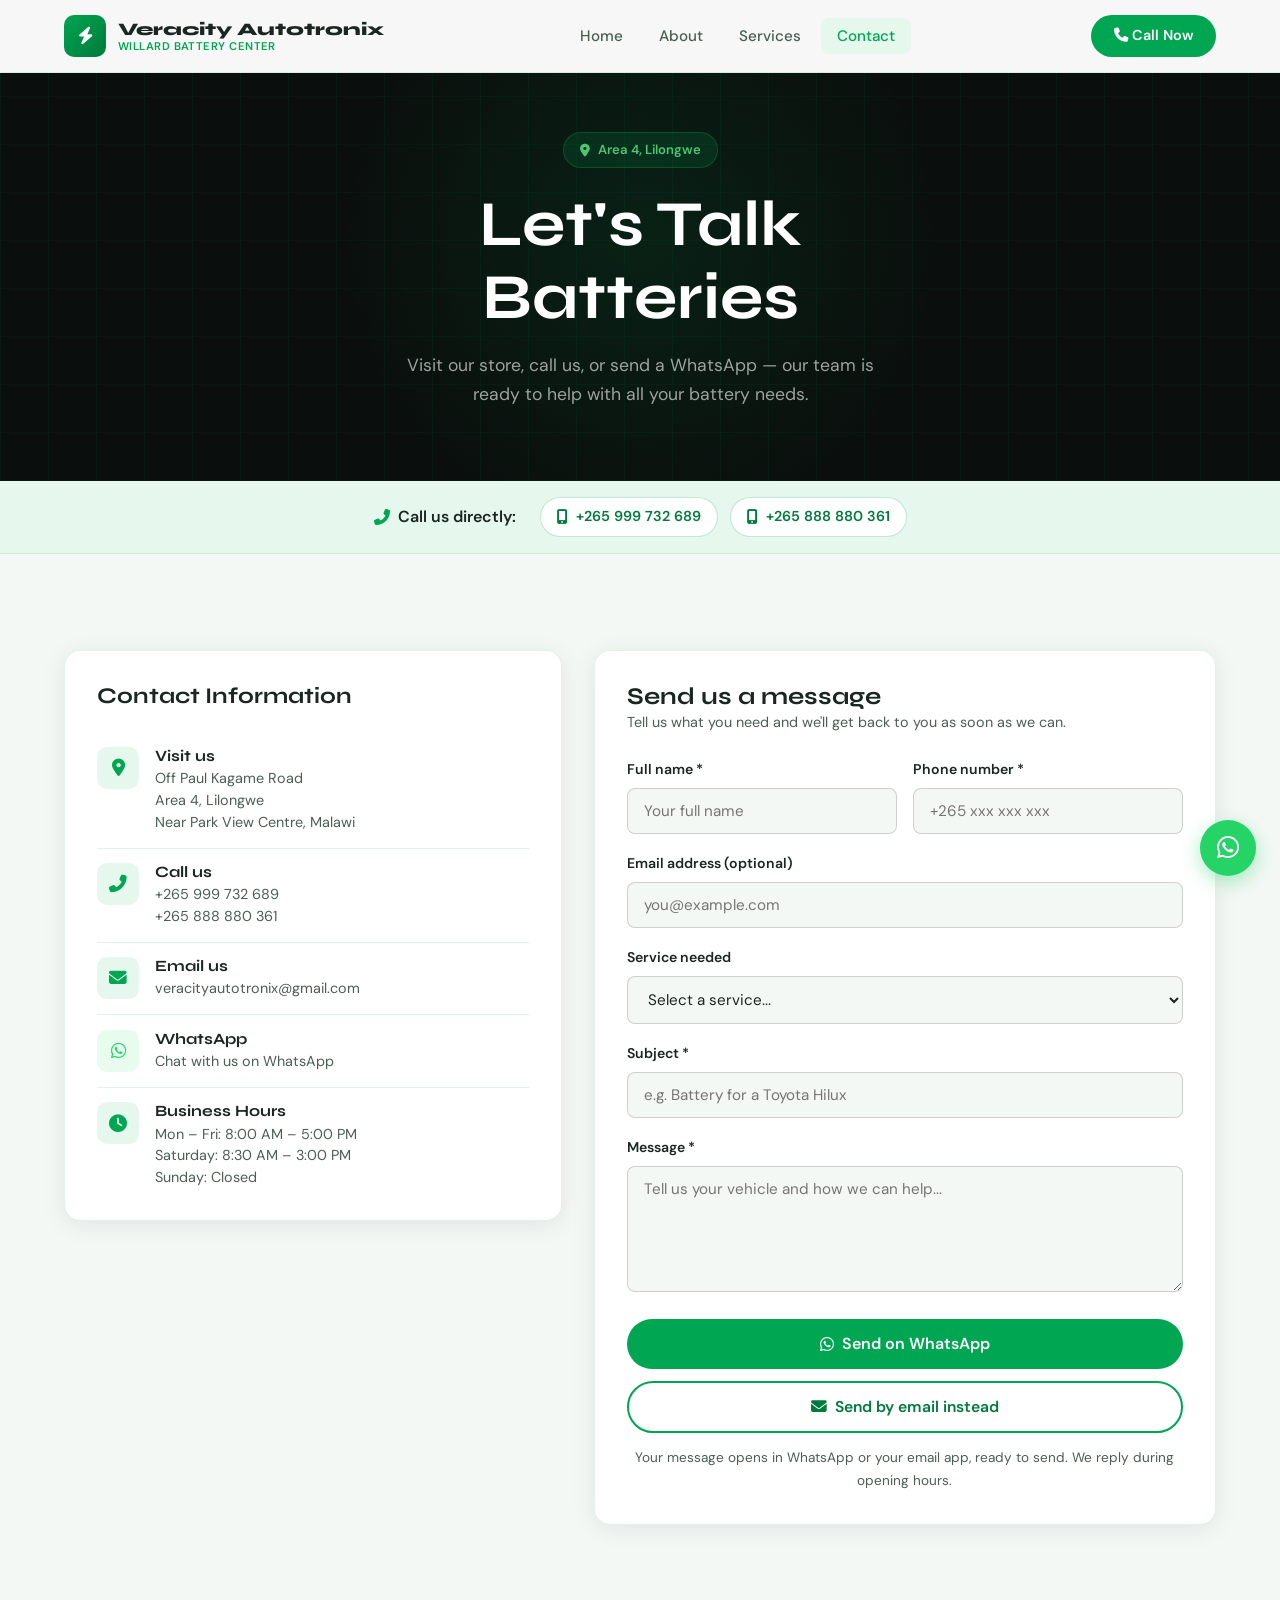
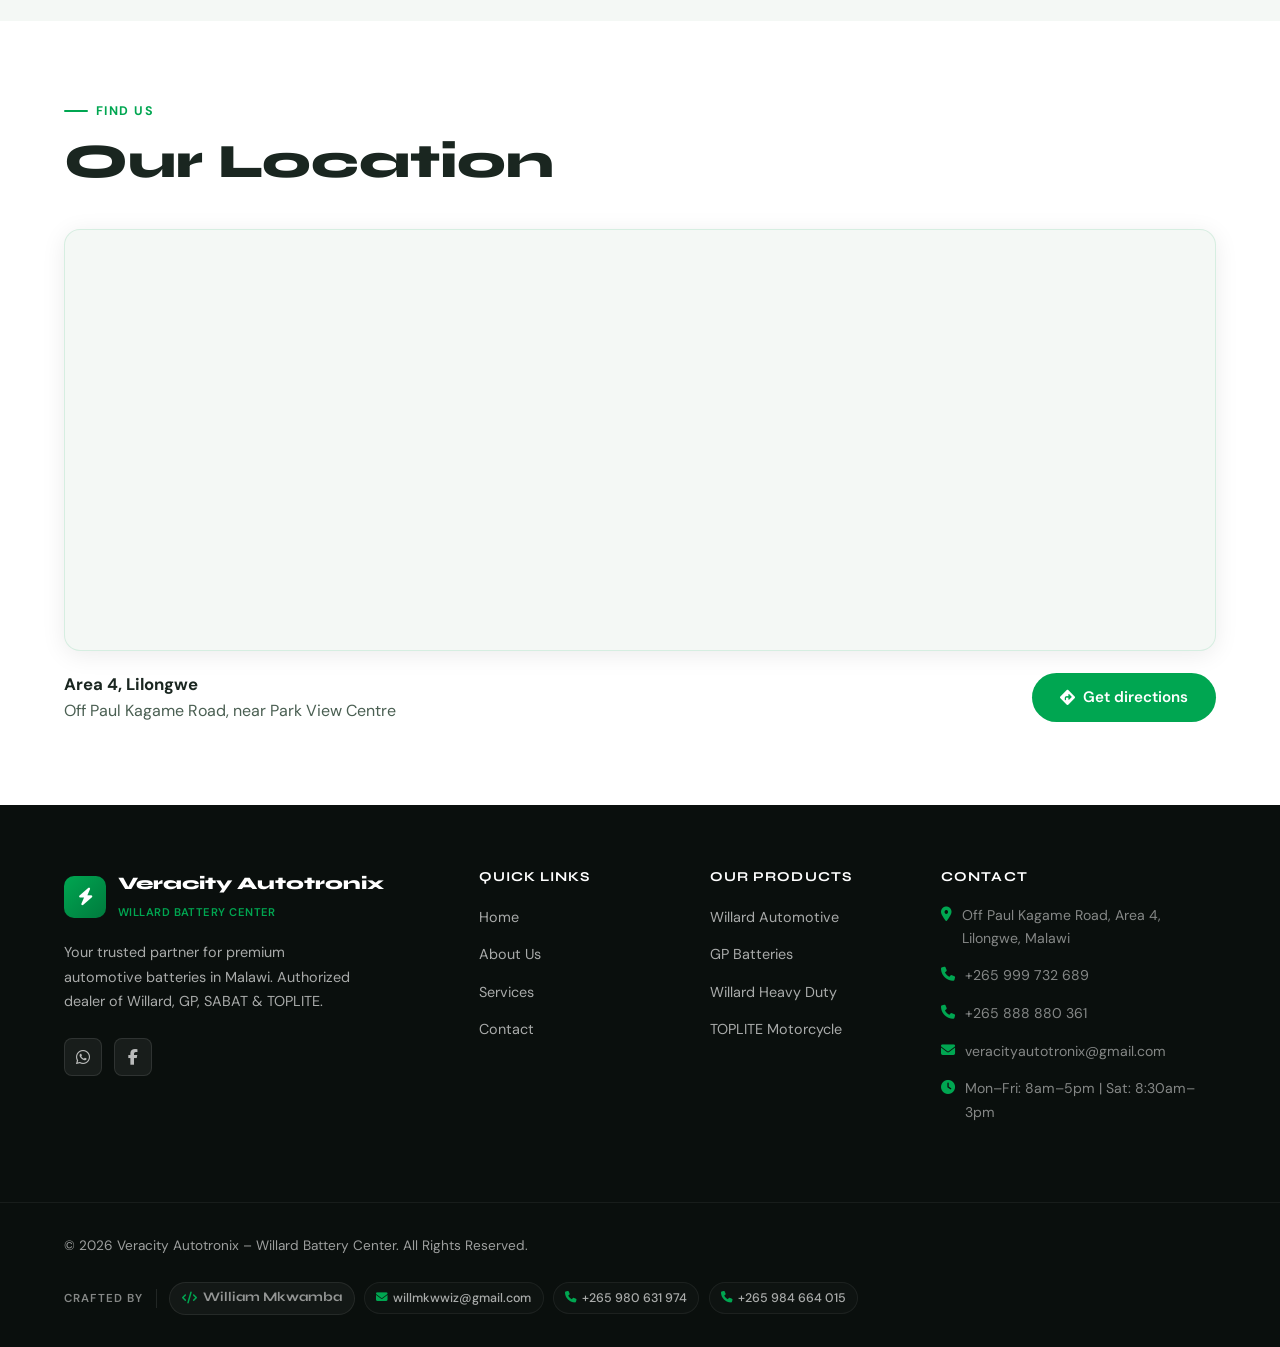
<file: contact.html>
<!DOCTYPE html>
<html lang="en">
<head>
    <meta charset="UTF-8">
    <meta name="viewport" content="width=device-width, initial-scale=1.0">

    <title>Contact Us | Veracity Autotronix – Willard Battery Center</title>
    <meta name="description" content="Contact Veracity Autotronix Willard Battery Center in Lilongwe, Malawi. Call, WhatsApp or visit us in Area 4, off Paul Kagame Road. Open Monday to Saturday.">
    <meta name="robots" content="index, follow, max-image-preview:large">
    <meta name="theme-color" content="#0a0f0d">
    <link rel="canonical" href="https://veracityautotronix.com/contact.html">
    <link rel="icon" href="favicon.svg" type="image/svg+xml">
    <link rel="apple-touch-icon" href="apple-touch-icon.png">

    <!-- Open Graph / Social sharing -->
    <meta property="og:type" content="website">
    <meta property="og:site_name" content="Veracity Autotronix">
    <meta property="og:locale" content="en_MW">
    <meta property="og:title" content="Contact Us | Veracity Autotronix – Willard Battery Center">
    <meta property="og:description" content="Contact Veracity Autotronix Willard Battery Center in Lilongwe, Malawi. Call, WhatsApp or visit us in Area 4, off Paul Kagame Road. Open Monday to Saturday.">
    <meta property="og:url" content="https://veracityautotronix.com/contact.html">
    <meta property="og:image" content="https://veracityautotronix.com/images/og-image.jpg">
    <meta property="og:image:width" content="1200">
    <meta property="og:image:height" content="630">
    <meta name="twitter:card" content="summary_large_image">
    <meta name="twitter:title" content="Contact Us | Veracity Autotronix – Willard Battery Center">
    <meta name="twitter:description" content="Contact Veracity Autotronix Willard Battery Center in Lilongwe, Malawi. Call, WhatsApp or visit us in Area 4, off Paul Kagame Road. Open Monday to Saturday.">
    <meta name="twitter:image" content="https://veracityautotronix.com/images/og-image.jpg">

    <link rel="preconnect" href="https://fonts.googleapis.com">
    <link rel="preconnect" href="https://fonts.gstatic.com" crossorigin>
    <link href="https://fonts.googleapis.com/css2?family=Syne:wght@400;600;700;800&family=DM+Sans:wght@300;400;500;600&display=swap" rel="stylesheet">
    <link rel="stylesheet" href="https://cdnjs.cloudflare.com/ajax/libs/font-awesome/6.4.0/css/all.min.css">
    <link rel="stylesheet" href="styles.css">

    <script async src="https://pagead2.googlesyndication.com/pagead/js/adsbygoogle.js?client=ca-pub-1726924816519357" crossorigin="anonymous"></script>

    <!-- Google tag (gtag.js) -->
    <script async src="https://www.googletagmanager.com/gtag/js?id=G-34JRQ8Z8X9"></script>
    <script>
      window.dataLayer = window.dataLayer || [];
      function gtag(){dataLayer.push(arguments);}
      gtag('js', new Date());
      gtag('config', 'G-34JRQ8Z8X9');
    </script>
</head>
<body>

<a class="skip-link" href="#main">Skip to main content</a>

<!-- NAV -->
<nav class="navbar" id="navbar" aria-label="Main">
    <div class="nav-inner">
        <a href="/" class="nav-logo">
            <span class="logo-icon"><i class="fas fa-bolt"></i></span>
            <div class="logo-text">
                <span class="logo-main">Veracity Autotronix</span>
                <span class="logo-sub">Willard Battery Center</span>
            </div>
        </a>
        <ul class="nav-links" id="navLinks">
            <li><a href="/" class="nav-link">Home</a></li>
            <li><a href="about.html" class="nav-link">About</a></li>
            <li><a href="services.html" class="nav-link">Services</a></li>
            <li><a href="contact.html" class="nav-link active">Contact</a></li>
        </ul>
        <a href="tel:+265999732689" class="nav-cta"><i class="fas fa-phone"></i> Call Now</a>
        <button class="hamburger" id="hamburger" aria-label="Open menu" aria-expanded="false" aria-controls="navLinks">
            <span></span><span></span><span></span>
        </button>
    </div>
</nav>

<main id="main">
<!-- PAGE HERO -->
<section class="page-hero">
    <div class="page-hero-bg"></div>
    <div class="page-hero-glow"></div>
    <div class="page-hero-inner">
        <div class="page-hero-badge"><i class="fas fa-map-marker-alt"></i> Area 4, Lilongwe</div>
        <h1>Let's Talk<br>Batteries</h1>
        <p>Visit our store, call us, or send a WhatsApp — our team is ready to help with all your battery needs.</p>
    </div>
</section>

<!-- QUICK CALL BAR -->
<div class="quick-call-bar">
    <span class="qcb-label"><i class="fas fa-phone-alt"></i> Call us directly:</span>
    <div class="qcb-nums">
        <a href="tel:+265999732689" class="qcb-num"><i class="fas fa-mobile-alt"></i> +265 999 732 689</a>
        <a href="tel:+265888880361" class="qcb-num"><i class="fas fa-mobile-alt"></i> +265 888 880 361</a>
    </div>
</div>

<!-- CONTACT SECTION -->
<section class="section" style="background: var(--off-white);">
    <div class="container">
        <div class="contact-layout">

            <!-- INFO -->
            <div>
                <div class="contact-info-card reveal" style="margin-bottom:1.5rem;">
                    <h2 style="font-size:1.4rem;margin-bottom:1.5rem;">Contact Information</h2>
                    
                    <div class="contact-detail-item">
                        <div class="cdi-icon"><i class="fas fa-map-marker-alt"></i></div>
                        <div class="cdi-body">
                            <h4>Visit us</h4>
                            <p>Off Paul Kagame Road<br>Area 4, Lilongwe<br>Near Park View Centre, Malawi</p>
                        </div>
                    </div>
                    
                    <div class="contact-detail-item">
                        <div class="cdi-icon"><i class="fas fa-phone-alt"></i></div>
                        <div class="cdi-body">
                            <h4>Call us</h4>
                            <a href="tel:+265999732689">+265 999 732 689</a>
                            <a href="tel:+265888880361">+265 888 880 361</a>
                        </div>
                    </div>
                    
                    <div class="contact-detail-item">
                        <div class="cdi-icon"><i class="fas fa-envelope"></i></div>
                        <div class="cdi-body">
                            <h4>Email us</h4>
                            <a href="mailto:veracityautotronix@gmail.com">veracityautotronix@gmail.com</a>
                        </div>
                    </div>
                    
                    <div class="contact-detail-item">
                        <div class="cdi-icon" style="background:rgba(37,211,102,0.1);color:#25D366;"><i class="fab fa-whatsapp"></i></div>
                        <div class="cdi-body">
                            <h4>WhatsApp</h4>
                            <a href="https://wa.me/265999732689" target="_blank" rel="noopener noreferrer">Chat with us on WhatsApp</a>
                        </div>
                    </div>

                    <div class="contact-detail-item">
                        <div class="cdi-icon"><i class="fas fa-clock"></i></div>
                        <div class="cdi-body">
                            <h4>Business Hours</h4>
                            <p>Mon – Fri: 8:00 AM – 5:00 PM<br>Saturday: 8:30 AM – 3:00 PM<br>Sunday: Closed</p>
                        </div>
                    </div>
                </div>

                </div>

            <!-- FORM -->
            <div class="contact-form-card reveal">
                <h2>Send us a message</h2>
                <p style="color:var(--text-2);font-size:0.9rem;margin-bottom:1.5rem;">Tell us what you need and we'll get back to you as soon as we can.</p>
                
                <form id="contactForm" novalidate>
                    <div class="form-row">
                        <div class="form-group">
                            <label for="name">Full name *</label>
                            <input type="text" id="name" name="name" placeholder="Your full name" autocomplete="name" required>
                        </div>
                        <div class="form-group">
                            <label for="phone">Phone number *</label>
                            <input type="tel" id="phone" name="phone" placeholder="+265 xxx xxx xxx" autocomplete="tel" inputmode="tel" required>
                        </div>
                    </div>
                    <div class="form-group">
                        <label for="email">Email address (optional)</label>
                        <input type="email" id="email" name="email" placeholder="you@example.com" autocomplete="email">
                    </div>
                    <div class="form-group">
                        <label for="service">Service needed</label>
                        <select id="service" name="service">
                            <option value="">Select a service...</option>
                            <option value="battery-purchase">Battery purchase</option>
                            <option value="battery-testing">Battery testing</option>
                            <option value="battery-charging">Battery charging</option>
                            <option value="battery-replacement">Battery replacement</option>
                            <option value="warranty-claim">Warranty claim</option>
                            <option value="consultation">Expert consultation</option>
                            <option value="other">Other</option>
                        </select>
                    </div>
                    <div class="form-group">
                        <label for="subject">Subject *</label>
                        <input type="text" id="subject" name="subject" placeholder="e.g. Battery for a Toyota Hilux" required>
                    </div>
                    <div class="form-group">
                        <label for="message">Message *</label>
                        <textarea id="message" name="message" rows="5" placeholder="Tell us your vehicle and how we can help..." required></textarea>
                    </div>
                    <div class="hp-field" aria-hidden="true">
                        <label for="website_url">Leave this field empty</label>
                        <input type="text" id="website_url" name="website_url" tabindex="-1" autocomplete="off">
                    </div>
                    <div class="form-actions">
                        <button type="submit" class="form-submit" id="submitBtn">
                            <i class="fab fa-whatsapp"></i> Send on WhatsApp
                        </button>
                        <button type="button" class="form-secondary" id="emailBtn">
                            <i class="fas fa-envelope"></i> Send by email instead
                        </button>
                    </div>
                    <p class="form-note" id="formNote" role="status" aria-live="polite">Your message opens in WhatsApp or your email app, ready to send. We reply during opening hours.</p>
                </form>
            </div>
        </div>
    </div>
</section>

<!-- MAP -->
<section class="map-section">
    <div class="container">
        <div class="section-label">Find Us</div>
        <h2 class="section-title">Our Location</h2>
        <div class="map-embed">
            <iframe title="Map showing Veracity Autotronix off Paul Kagame Road, Area 4, Lilongwe" src="https://www.google.com/maps?q=Paul+Kagame+Road+Area+4+Lilongwe+Malawi&amp;output=embed" width="600" height="400" loading="lazy" referrerpolicy="no-referrer-when-downgrade" allowfullscreen></iframe>
        </div>
        <div class="map-meta">
            <p><strong>Area 4, Lilongwe</strong><br>Off Paul Kagame Road, near Park View Centre</p>
            <a href="https://maps.google.com/?q=Area+4+Paul+Kagame+Road+Lilongwe+Malawi" target="_blank" rel="noopener noreferrer" class="btn btn-primary"><i class="fas fa-directions"></i> Get directions</a>
        </div>
    </div>
</section>

</main>

<!-- FOOTER -->
<footer class="footer">
    <div class="footer-top">
        <div class="container">
            <div class="footer-grid">
                <div class="footer-brand">
                    <div class="footer-logo">
                        <span class="logo-icon"><i class="fas fa-bolt"></i></span>
                        <div>
                            <span class="logo-main">Veracity Autotronix</span>
                            <span class="logo-sub">Willard Battery Center</span>
                        </div>
                    </div>
                    <p>Your trusted partner for premium automotive batteries in Malawi. Authorized dealer of Willard, GP, SABAT & TOPLITE.</p>
                    <div class="footer-socials">
                        <a href="https://wa.me/265999732689" target="_blank" rel="noopener noreferrer"><i class="fab fa-whatsapp"></i></a>
                        <a href="https://www.facebook.com/search/top?q=Tennyson%20Misomali" target="_blank" rel="noopener noreferrer" title="Facebook – Tennyson Misomali" aria-label="Facebook – Tennyson Misomali"><i class="fab fa-facebook-f"></i></a>
                    </div>
                </div>
                <div class="footer-links">
                    <h4>Quick Links</h4>
                    <ul>
                        <li><a href="/">Home</a></li>
                        <li><a href="about.html">About Us</a></li>
                        <li><a href="services.html">Services</a></li>
                        <li><a href="contact.html">Contact</a></li>
                    </ul>
                </div>
                <div class="footer-links">
                    <h4>Our Products</h4>
                    <ul>
                        <li><a href="services.html">Willard Automotive</a></li>
                        <li><a href="services.html">GP Batteries</a></li>
                        <li><a href="services.html">Willard Heavy Duty</a></li>
                        <li><a href="services.html">TOPLITE Motorcycle</a></li>
                    </ul>
                </div>
                <div class="footer-contact">
                    <h4>Contact</h4>
                    <ul>
                        <li><i class="fas fa-map-marker-alt"></i><span>Off Paul Kagame Road, Area 4, Lilongwe, Malawi</span></li>
                        <li><i class="fas fa-phone"></i><a href="tel:+265999732689">+265 999 732 689</a></li>
                        <li><i class="fas fa-phone"></i><a href="tel:+265888880361">+265 888 880 361</a></li>
                        <li><i class="fas fa-envelope"></i><a href="mailto:veracityautotronix@gmail.com">veracityautotronix@gmail.com</a></li>
                        <li><i class="fas fa-clock"></i><span>Mon–Fri: 8am–5pm | Sat: 8:30am–3pm</span></li>
                    </ul>
                </div>
            </div>
        </div>
    </div>
    <div class="footer-bottom">
        <div class="container">
            <div class="footer-bottom-inner">
                <p class="footer-copy">&copy; 2026 Veracity Autotronix – Willard Battery Center. All Rights Reserved.</p>
                <div class="footer-dev-credit">
                    <span class="dev-label">Crafted by</span>
                    <div class="dev-info">
                        <span class="dev-name"><i class="fas fa-code"></i> William Mkwamba</span>
                        <a href="mailto:willmkwwiz@gmail.com" class="dev-link"><i class="fas fa-envelope"></i> willmkwwiz@gmail.com</a>
                        <a href="tel:+265980631974" class="dev-link"><i class="fas fa-phone"></i> +265 980 631 974</a>
                        <a href="tel:+265984664015" class="dev-link"><i class="fas fa-phone"></i> +265 984 664 015</a>
                    </div>
                </div>
            </div>
        </div>
    </div>
</footer>

<a href="https://wa.me/265999732689" class="wa-float" target="_blank" rel="noopener noreferrer" title="Chat on WhatsApp" aria-label="Chat with us on WhatsApp">
    <i class="fab fa-whatsapp"></i>
    <span class="wa-tooltip">Chat with us!</span>
</a>
<div class="progress-bar" id="progressBar"></div>
<script src="script.js"></script>
</body>
</html>
</file>
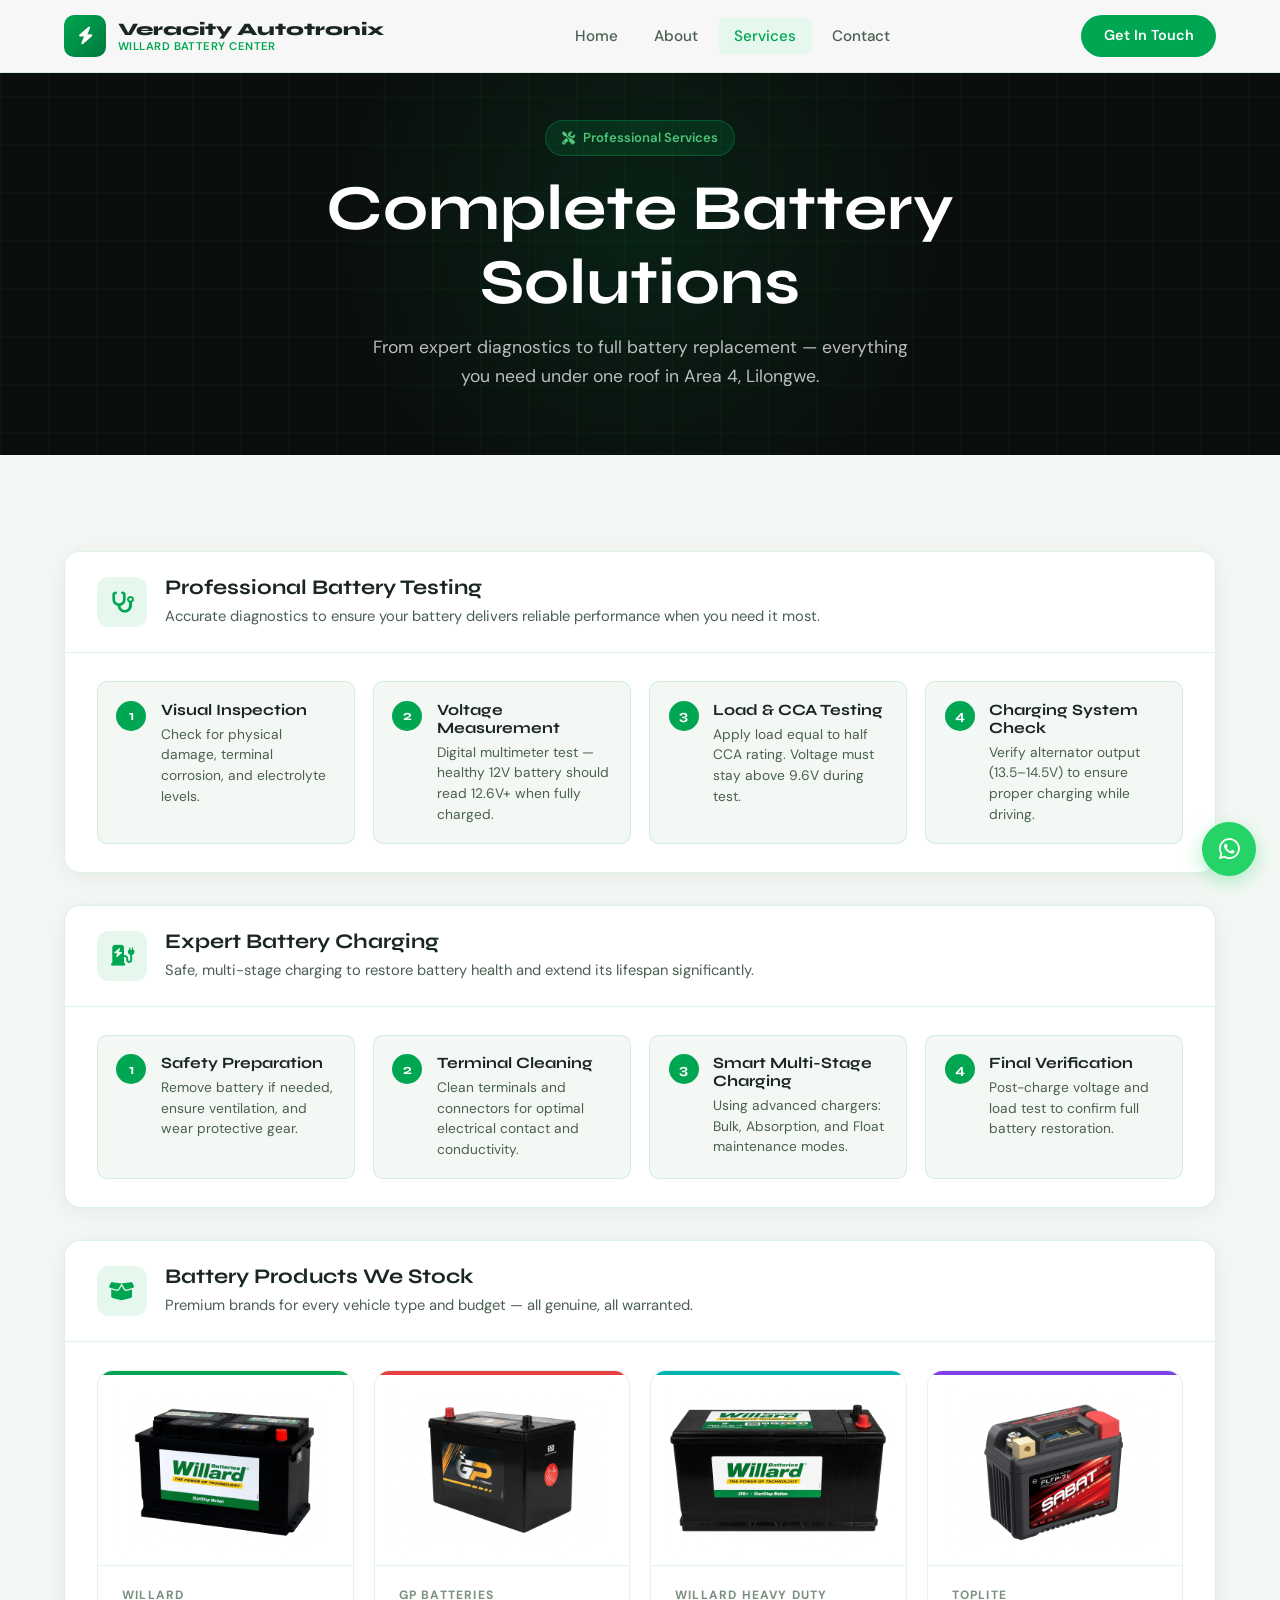
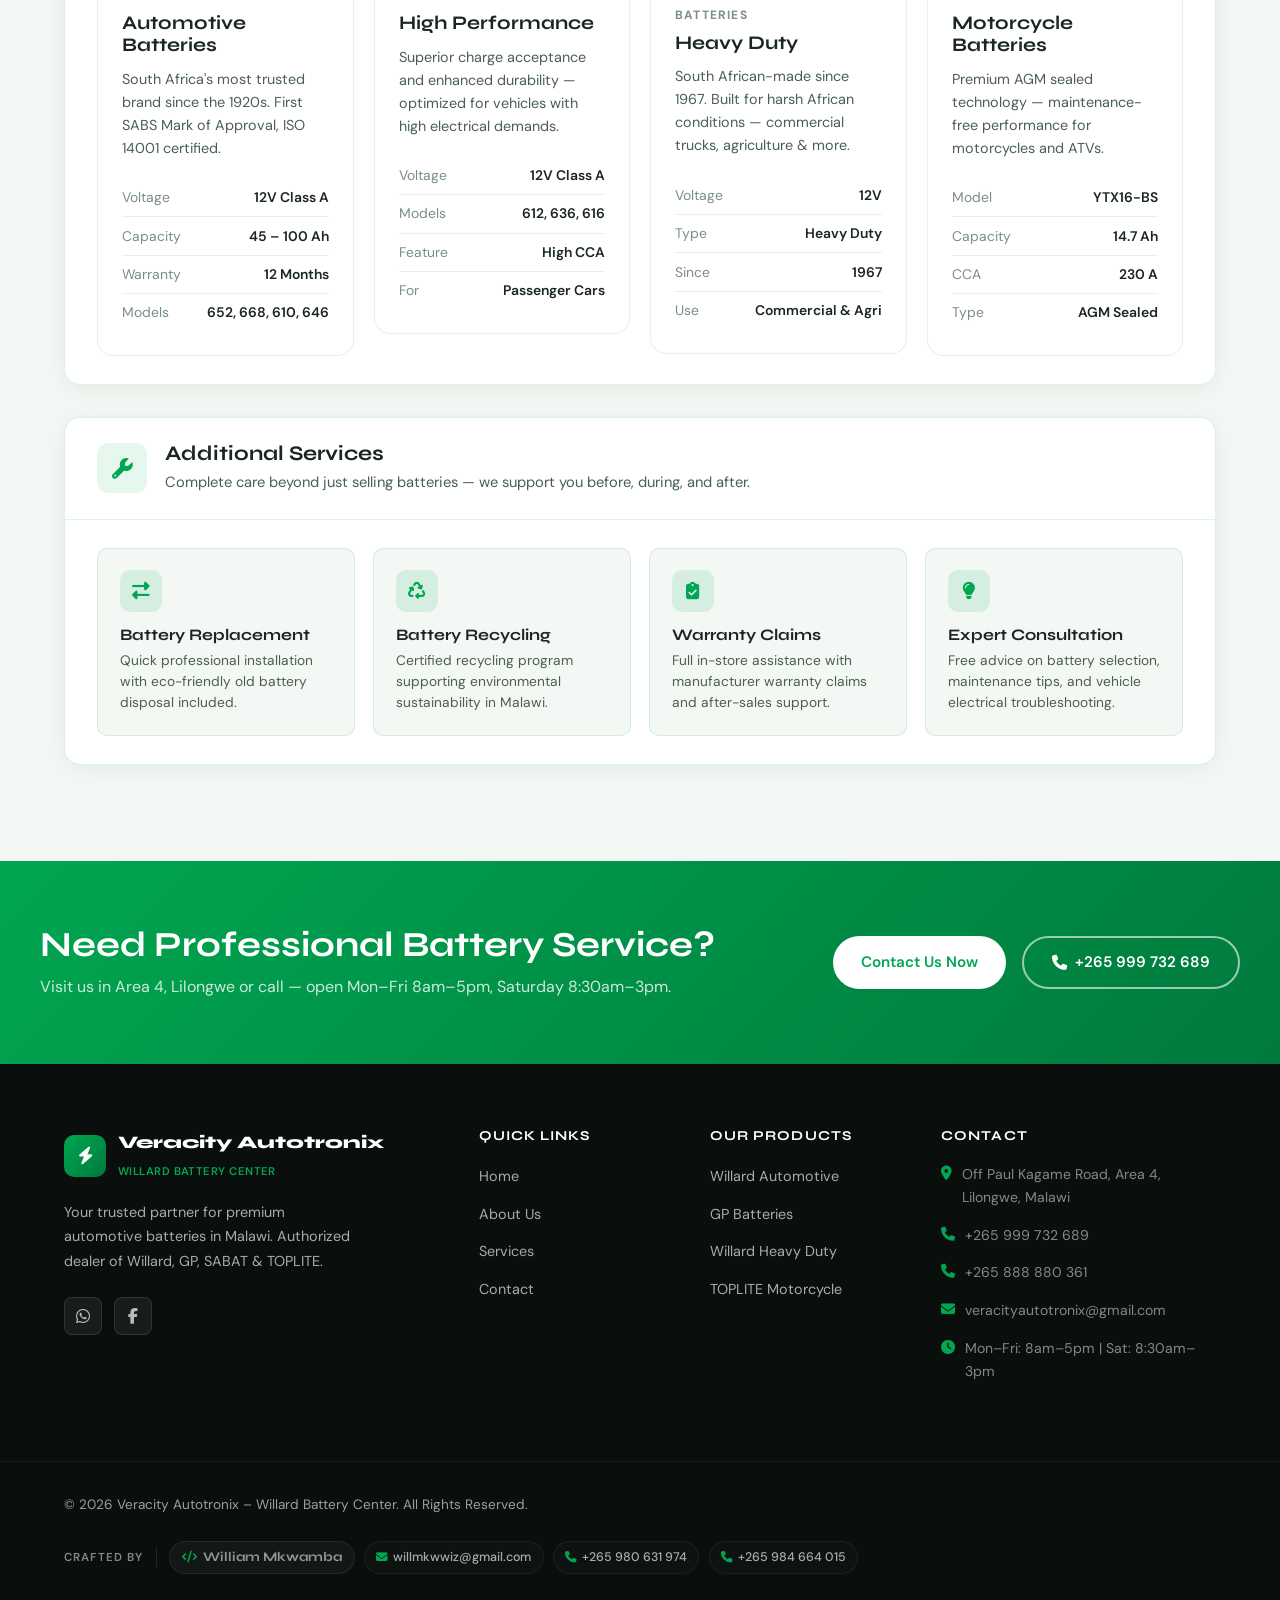
<file: services.html>
<!DOCTYPE html>
<html lang="en">
<head>
    <meta charset="UTF-8">
    <meta name="viewport" content="width=device-width, initial-scale=1.0">

    <title>Battery Testing, Charging &amp; Replacement | Veracity Autotronix Lilongwe</title>
    <meta name="description" content="Free battery testing, smart charging, fitting, warranty claims and recycling in Lilongwe. Genuine Willard, GP, SABAT and TOPLITE batteries at Veracity Autotronix, Area 4.">
    <meta name="robots" content="index, follow, max-image-preview:large">
    <meta name="theme-color" content="#0a0f0d">
    <link rel="canonical" href="https://veracityautotronix.com/services.html">
    <link rel="icon" href="favicon.svg" type="image/svg+xml">
    <link rel="apple-touch-icon" href="apple-touch-icon.png">

    <!-- Open Graph / Social sharing -->
    <meta property="og:type" content="website">
    <meta property="og:site_name" content="Veracity Autotronix">
    <meta property="og:locale" content="en_MW">
    <meta property="og:title" content="Battery Testing, Charging &amp; Replacement | Veracity Autotronix Lilongwe">
    <meta property="og:description" content="Free battery testing, smart charging, fitting, warranty claims and recycling in Lilongwe. Genuine Willard, GP, SABAT and TOPLITE batteries at Veracity Autotronix, Area 4.">
    <meta property="og:url" content="https://veracityautotronix.com/services.html">
    <meta property="og:image" content="https://veracityautotronix.com/images/og-image.jpg">
    <meta property="og:image:width" content="1200">
    <meta property="og:image:height" content="630">
    <meta name="twitter:card" content="summary_large_image">
    <meta name="twitter:title" content="Battery Testing, Charging &amp; Replacement | Veracity Autotronix Lilongwe">
    <meta name="twitter:description" content="Free battery testing, smart charging, fitting, warranty claims and recycling in Lilongwe. Genuine Willard, GP, SABAT and TOPLITE batteries at Veracity Autotronix, Area 4.">
    <meta name="twitter:image" content="https://veracityautotronix.com/images/og-image.jpg">

    <link rel="preconnect" href="https://fonts.googleapis.com">
    <link rel="preconnect" href="https://fonts.gstatic.com" crossorigin>
    <link href="https://fonts.googleapis.com/css2?family=Syne:wght@400;600;700;800&family=DM+Sans:wght@300;400;500;600&display=swap" rel="stylesheet">
    <link rel="stylesheet" href="https://cdnjs.cloudflare.com/ajax/libs/font-awesome/6.4.0/css/all.min.css">
    <link rel="stylesheet" href="styles.css">

    <script async src="https://pagead2.googlesyndication.com/pagead/js/adsbygoogle.js?client=ca-pub-1726924816519357" crossorigin="anonymous"></script>

    <!-- Google tag (gtag.js) -->
    <script async src="https://www.googletagmanager.com/gtag/js?id=G-34JRQ8Z8X9"></script>
    <script>
      window.dataLayer = window.dataLayer || [];
      function gtag(){dataLayer.push(arguments);}
      gtag('js', new Date());
      gtag('config', 'G-34JRQ8Z8X9');
    </script>

    <style>
        .page-hero {
            background: var(--dark, #0a0f0d);
            padding: 120px 24px 64px;
            text-align: center;
            position: relative;
            overflow: hidden;
        }
        .page-hero-inner {
            position: relative;
            z-index: 2;
            max-width: 680px;
            margin: 0 auto;
            color: #fff;
        }
        .page-hero-badge {
            display: inline-flex;
            align-items: center;
            gap: 8px;
            background: rgba(0, 166, 81, 0.16);
            border: 1px solid rgba(0, 166, 81, 0.35);
            color: #4ec476;
            padding: 0.4rem 1rem;
            border-radius: 50px;
            font-size: 0.82rem;
            font-weight: 600;
            margin-bottom: 1rem;
        }
        .page-hero h1 {
            color: #fff;
            margin-bottom: 0.85rem;
        }
        .page-hero p {
            color: rgba(255, 255, 255, 0.72);
            max-width: 540px;
            margin: 0 auto;
        }

        .services-grid-full {
            display: flex;
            flex-direction: column;
            gap: 2rem;
        }
        .service-block {
            background: #ffffff;
            border: 1px solid rgba(0, 166, 81, 0.14);
            border-radius: 16px;
            overflow: hidden;
            box-shadow: 0 4px 24px rgba(0, 0, 0, 0.06);
        }
        .service-block-header {
            display: flex;
            align-items: center;
            gap: 1.15rem;
            padding: 1.5rem 2rem;
            border-bottom: 1px solid rgba(0, 166, 81, 0.12);
            background: #ffffff;
        }
        .sb-icon {
            width: 50px;
            height: 50px;
            border-radius: 12px;
            background: #e6f7ee;
            color: #00A651;
            display: flex;
            align-items: center;
            justify-content: center;
            font-size: 1.3rem;
            flex-shrink: 0;
        }
        .service-block-header h3 {
            font-size: 1.3rem;
            color: #1a2620;
            margin-bottom: 0.25rem;
        }
        .service-block-header p {
            color: #4a5f52;
            font-size: 0.92rem;
            margin: 0;
        }
        .service-block-body {
            padding: 1.75rem 2rem;
        }

        .steps-grid {
            display: grid;
            grid-template-columns: repeat(auto-fit, minmax(220px, 1fr));
            gap: 1.15rem;
        }
        .step-item {
            background: #f4f8f5;
            border: 1px solid rgba(0, 166, 81, 0.14);
            border-radius: 10px;
            padding: 1.15rem;
            display: flex;
            align-items: flex-start;
            gap: 0.9rem;
        }
        .step-num {
            width: 30px;
            height: 30px;
            border-radius: 50%;
            background: #00A651;
            color: #ffffff;
            font-weight: 700;
            font-size: 0.88rem;
            display: flex;
            align-items: center;
            justify-content: center;
            flex-shrink: 0;
        }
        .step-info h5 {
            font-size: 0.98rem;
            color: #1a2620;
            margin-bottom: 0.3rem;
        }
        .step-info p {
            font-size: 0.86rem;
            color: #4a5f52;
            line-height: 1.5;
            margin: 0;
        }

        .service-block-body .products-grid {
            display: grid;
            grid-template-columns: repeat(auto-fit, minmax(240px, 1fr));
            gap: 1.25rem;
            align-items: start;
        }
        .service-block-body .product-card {
            min-width: 0;
            height: auto;
            display: flex;
            flex-direction: column;
        }
        .product-icon-img {
            padding: 12px;
            aspect-ratio: 4 / 3;
            max-height: 220px;
            width: 100%;
            background: #ffffff;
            border-bottom: 1px solid rgba(0, 166, 81, 0.12);
            display: flex;
            align-items: center;
            justify-content: center;
            overflow: hidden;
            box-sizing: border-box;
        }
        .product-bat-img {
            max-width: 100%;
            max-height: 100%;
            width: auto;
            height: auto;
            object-fit: contain;
            object-position: center;
        }

        .add-services-grid {
            display: grid;
            grid-template-columns: repeat(auto-fit, minmax(220px, 1fr));
            gap: 1.15rem;
        }
        .add-card {
            background: #f4f8f5;
            border: 1px solid rgba(0, 166, 81, 0.14);
            border-radius: 10px;
            padding: 1.35rem;
        }
        .add-card-icon {
            width: 42px;
            height: 42px;
            border-radius: 10px;
            background: rgba(0, 166, 81, 0.12);
            color: #00A651;
            display: flex;
            align-items: center;
            justify-content: center;
            font-size: 1.1rem;
            margin-bottom: 0.85rem;
        }
        .add-card h4 {
            font-size: 1rem;
            color: #1a2620;
            margin-bottom: 0.35rem;
        }
        .add-card p {
            font-size: 0.86rem;
            color: #4a5f52;
            line-height: 1.55;
            margin: 0;
        }

        .wa-float {
            position: fixed;
            bottom: 24px;
            right: 24px;
            width: 54px;
            height: 54px;
            border-radius: 50%;
            background: #25D366;
            color: #fff;
            display: flex;
            align-items: center;
            justify-content: center;
            font-size: 1.5rem;
            box-shadow: 0 6px 20px rgba(37, 211, 102, 0.35);
            z-index: 999;
        }
        .wa-tooltip {
            position: absolute;
            right: 66px;
            background: #0a0f0d;
            color: #fff;
            padding: 0.4rem 0.85rem;
            border-radius: 50px;
            font-size: 0.78rem;
            font-weight: 600;
            white-space: nowrap;
            opacity: 0;
            pointer-events: none;
            transition: opacity 0.2s ease;
        }
        .wa-float:hover .wa-tooltip {
            opacity: 1;
        }

        @media (max-width: 768px) {
            .service-block-header,
            .service-block-body {
                padding: 1.25rem;
            }
        }
    </style>
</head>
<body>

<a class="skip-link" href="#main">Skip to main content</a>

<!-- NAV -->
<nav class="navbar" id="navbar" aria-label="Main">
    <div class="nav-inner">
        <a href="/" class="nav-logo">
            <span class="logo-icon"><i class="fas fa-bolt"></i></span>
            <div class="logo-text">
                <span class="logo-main">Veracity Autotronix</span>
                <span class="logo-sub">Willard Battery Center</span>
            </div>
        </a>
        <ul class="nav-links" id="navLinks">
            <li><a href="/" class="nav-link">Home</a></li>
            <li><a href="about.html" class="nav-link">About</a></li>
            <li><a href="services.html" class="nav-link active">Services</a></li>
            <li><a href="contact.html" class="nav-link">Contact</a></li>
        </ul>
        <a href="contact.html" class="nav-cta">Get In Touch</a>
        <button class="hamburger" id="hamburger" aria-label="Open menu" aria-expanded="false" aria-controls="navLinks">
            <span></span><span></span><span></span>
        </button>
    </div>
</nav>

<main id="main">
<!-- PAGE HERO -->
<section class="page-hero">
    <div class="page-hero-bg"></div>
    <div class="page-hero-glow"></div>
    <div class="page-hero-inner">
        <div class="page-hero-badge"><i class="fas fa-tools"></i> Professional Services</div>
        <h1>Complete Battery<br>Solutions</h1>
        <p>From expert diagnostics to full battery replacement — everything you need under one roof in Area 4, Lilongwe.</p>
    </div>
</section>

<!-- SERVICES CONTENT -->
<section class="section" style="background: var(--off-white);">
    <div class="container">
        <div class="services-grid-full">

            <!-- TESTING -->
            <div class="service-block reveal">
                <div class="service-block-header">
                    <div class="sb-icon"><i class="fas fa-stethoscope"></i></div>
                    <div>
                        <h3>Professional Battery Testing</h3>
                        <p>Accurate diagnostics to ensure your battery delivers reliable performance when you need it most.</p>
                    </div>
                </div>
                <div class="service-block-body">
                    <div class="steps-grid">
                        <div class="step-item">
                            <div class="step-num">1</div>
                            <div class="step-info">
                                <h5>Visual Inspection</h5>
                                <p>Check for physical damage, terminal corrosion, and electrolyte levels.</p>
                            </div>
                        </div>
                        <div class="step-item">
                            <div class="step-num">2</div>
                            <div class="step-info">
                                <h5>Voltage Measurement</h5>
                                <p>Digital multimeter test — healthy 12V battery should read 12.6V+ when fully charged.</p>
                            </div>
                        </div>
                        <div class="step-item">
                            <div class="step-num">3</div>
                            <div class="step-info">
                                <h5>Load &amp; CCA Testing</h5>
                                <p>Apply load equal to half CCA rating. Voltage must stay above 9.6V during test.</p>
                            </div>
                        </div>
                        <div class="step-item">
                            <div class="step-num">4</div>
                            <div class="step-info">
                                <h5>Charging System Check</h5>
                                <p>Verify alternator output (13.5–14.5V) to ensure proper charging while driving.</p>
                            </div>
                        </div>
                    </div>
                </div>
            </div>

            <!-- CHARGING -->
            <div class="service-block reveal">
                <div class="service-block-header">
                    <div class="sb-icon"><i class="fas fa-charging-station"></i></div>
                    <div>
                        <h3>Expert Battery Charging</h3>
                        <p>Safe, multi-stage charging to restore battery health and extend its lifespan significantly.</p>
                    </div>
                </div>
                <div class="service-block-body">
                    <div class="steps-grid">
                        <div class="step-item">
                            <div class="step-num">1</div>
                            <div class="step-info">
                                <h5>Safety Preparation</h5>
                                <p>Remove battery if needed, ensure ventilation, and wear protective gear.</p>
                            </div>
                        </div>
                        <div class="step-item">
                            <div class="step-num">2</div>
                            <div class="step-info">
                                <h5>Terminal Cleaning</h5>
                                <p>Clean terminals and connectors for optimal electrical contact and conductivity.</p>
                            </div>
                        </div>
                        <div class="step-item">
                            <div class="step-num">3</div>
                            <div class="step-info">
                                <h5>Smart Multi-Stage Charging</h5>
                                <p>Using advanced chargers: Bulk, Absorption, and Float maintenance modes.</p>
                            </div>
                        </div>
                        <div class="step-item">
                            <div class="step-num">4</div>
                            <div class="step-info">
                                <h5>Final Verification</h5>
                                <p>Post-charge voltage and load test to confirm full battery restoration.</p>
                            </div>
                        </div>
                    </div>
                </div>
            </div>

            <!-- PRODUCTS -->
            <div class="service-block reveal">
                <div class="service-block-header">
                    <div class="sb-icon"><i class="fas fa-box-open"></i></div>
                    <div>
                        <h3>Battery Products We Stock</h3>
                        <p>Premium brands for every vehicle type and budget — all genuine, all warranted.</p>
                    </div>
                </div>
                <div class="service-block-body">
                    <div class="products-grid">
                        <div class="product-card reveal" style="--c: #00A651;">
                            <div class="product-stripe" style="background: #00A651;"></div>
                            <div class="product-icon product-icon-img">
                                <img src="images/willard-battery-668.jpg" alt="Willard Battery 668" class="product-bat-img">
                            </div>
                            <div class="product-body">
                                <div class="product-brand">Willard</div>
                                <h3>Automotive Batteries</h3>
                                <p>South Africa's most trusted brand since the 1920s. First SABS Mark of Approval, ISO 14001 certified.</p>
                                <ul class="product-specs">
                                    <li><span>Voltage</span><strong>12V Class A</strong></li>
                                    <li><span>Capacity</span><strong>45 – 100 Ah</strong></li>
                                    <li><span>Warranty</span><strong>12 Months</strong></li>
                                    <li><span>Models</span><strong>652, 668, 610, 646</strong></li>
                                </ul>
                            </div>
                        </div>
                        <div class="product-card reveal" style="--c: #e84040;">
                            <div class="product-stripe" style="background: #e84040;"></div>
                            <div class="product-icon product-icon-img">
                                <img src="images/gp-batteries.jpg" alt="GP Batteries" class="product-bat-img">
                            </div>
                            <div class="product-body">
                                <div class="product-brand">GP Batteries</div>
                                <h3>High Performance</h3>
                                <p>Superior charge acceptance and enhanced durability — optimized for vehicles with high electrical demands.</p>
                                <ul class="product-specs">
                                    <li><span>Voltage</span><strong>12V Class A</strong></li>
                                    <li><span>Models</span><strong>612, 636, 616</strong></li>
                                    <li><span>Feature</span><strong>High CCA</strong></li>
                                    <li><span>For</span><strong>Passenger Cars</strong></li>
                                </ul>
                            </div>
                        </div>
                        <div class="product-card reveal" style="--c: #00b4b4;">
                            <div class="product-stripe" style="background: #00b4b4;"></div>
                            <div class="product-icon product-icon-img">
                                <img src="images/willard-heavy-duty.jpg" alt="Willard Heavy Duty Battery" class="product-bat-img">
                            </div>
                            <div class="product-body">
                                <div class="product-brand">Willard Heavy Duty Batteries</div>
                                <h3>Heavy Duty</h3>
                                <p>South African-made since 1967. Built for harsh African conditions — commercial trucks, agriculture &amp; more.</p>
                                <ul class="product-specs">
                                    <li><span>Voltage</span><strong>12V</strong></li>
                                    <li><span>Type</span><strong>Heavy Duty</strong></li>
                                    <li><span>Since</span><strong>1967</strong></li>
                                    <li><span>Use</span><strong>Commercial &amp; Agri</strong></li>
                                </ul>
                            </div>
                        </div>
                        <div class="product-card reveal" style="--c: #8040e8;">
                            <div class="product-stripe" style="background: #8040e8;"></div>
                            <div class="product-icon product-icon-img">
                                <img src="images/sabat-motor-cycle.jpg" alt="TOPLITE Motorcycle Battery" class="product-bat-img">
                            </div>
                            <div class="product-body">
                                <div class="product-brand">TOPLITE</div>
                                <h3>Motorcycle Batteries</h3>
                                <p>Premium AGM sealed technology — maintenance-free performance for motorcycles and ATVs.</p>
                                <ul class="product-specs">
                                    <li><span>Model</span><strong>YTX16-BS</strong></li>
                                    <li><span>Capacity</span><strong>14.7 Ah</strong></li>
                                    <li><span>CCA</span><strong>230 A</strong></li>
                                    <li><span>Type</span><strong>AGM Sealed</strong></li>
                                </ul>
                            </div>
                        </div>
                    </div>
                </div>
            </div>

            <!-- ADDITIONAL SERVICES -->
            <div class="service-block reveal">
                <div class="service-block-header">
                    <div class="sb-icon"><i class="fas fa-wrench"></i></div>
                    <div>
                        <h3>Additional Services</h3>
                        <p>Complete care beyond just selling batteries — we support you before, during, and after.</p>
                    </div>
                </div>
                <div class="service-block-body">
                    <div class="add-services-grid">
                        <div class="add-card">
                            <div class="add-card-icon"><i class="fas fa-exchange-alt"></i></div>
                            <h4>Battery Replacement</h4>
                            <p>Quick professional installation with eco-friendly old battery disposal included.</p>
                        </div>
                        <div class="add-card">
                            <div class="add-card-icon"><i class="fas fa-recycle"></i></div>
                            <h4>Battery Recycling</h4>
                            <p>Certified recycling program supporting environmental sustainability in Malawi.</p>
                        </div>
                        <div class="add-card">
                            <div class="add-card-icon"><i class="fas fa-clipboard-check"></i></div>
                            <h4>Warranty Claims</h4>
                            <p>Full in-store assistance with manufacturer warranty claims and after-sales support.</p>
                        </div>
                        <div class="add-card">
                            <div class="add-card-icon"><i class="fas fa-lightbulb"></i></div>
                            <h4>Expert Consultation</h4>
                            <p>Free advice on battery selection, maintenance tips, and vehicle electrical troubleshooting.</p>
                        </div>
                    </div>
                </div>
            </div>

        </div>
    </div>
</section>

<!-- CTA -->
<section class="cta-banner">
    <div class="cta-inner">
        <div class="cta-text">
            <h2>Need Professional Battery Service?</h2>
            <p>Visit us in Area 4, Lilongwe or call — open Mon–Fri 8am–5pm, Saturday 8:30am–3pm.</p>
        </div>
        <div class="cta-actions">
            <a href="contact.html" class="btn btn-white">Contact Us Now</a>
            <a href="tel:+265999732689" class="btn btn-outline-white"><i class="fas fa-phone"></i> +265 999 732 689</a>
        </div>
    </div>
</section>

</main>

<!-- FOOTER -->
<footer class="footer">
    <div class="footer-top">
        <div class="container">
            <div class="footer-grid">
                <div class="footer-brand">
                    <div class="footer-logo">
                        <span class="logo-icon"><i class="fas fa-bolt"></i></span>
                        <div>
                            <span class="logo-main">Veracity Autotronix</span>
                            <span class="logo-sub">Willard Battery Center</span>
                        </div>
                    </div>
                    <p>Your trusted partner for premium automotive batteries in Malawi. Authorized dealer of Willard, GP, SABAT &amp; TOPLITE.</p>
                    <div class="footer-socials">
                        <a href="https://wa.me/265999732689" target="_blank" rel="noopener noreferrer"><i class="fab fa-whatsapp"></i></a>
                        <a href="https://www.facebook.com/search/top?q=Tennyson%20Misomali" target="_blank" rel="noopener noreferrer" title="Facebook – Tennyson Misomali" aria-label="Facebook – Tennyson Misomali"><i class="fab fa-facebook-f"></i></a>
                    </div>
                </div>
                <div class="footer-links">
                    <h4>Quick Links</h4>
                    <ul>
                        <li><a href="/">Home</a></li>
                        <li><a href="about.html">About Us</a></li>
                        <li><a href="services.html">Services</a></li>
                        <li><a href="contact.html">Contact</a></li>
                    </ul>
                </div>
                <div class="footer-links">
                    <h4>Our Products</h4>
                    <ul>
                        <li><a href="services.html">Willard Automotive</a></li>
                        <li><a href="services.html">GP Batteries</a></li>
                        <li><a href="services.html">Willard Heavy Duty</a></li>
                        <li><a href="services.html">TOPLITE Motorcycle</a></li>
                    </ul>
                </div>
                <div class="footer-contact">
                    <h4>Contact</h4>
                    <ul>
                        <li><i class="fas fa-map-marker-alt"></i><span>Off Paul Kagame Road, Area 4, Lilongwe, Malawi</span></li>
                        <li><i class="fas fa-phone"></i><a href="tel:+265999732689">+265 999 732 689</a></li>
                        <li><i class="fas fa-phone"></i><a href="tel:+265888880361">+265 888 880 361</a></li>
                        <li><i class="fas fa-envelope"></i><a href="mailto:veracityautotronix@gmail.com">veracityautotronix@gmail.com</a></li>
                        <li><i class="fas fa-clock"></i><span>Mon–Fri: 8am–5pm | Sat: 8:30am–3pm</span></li>
                    </ul>
                </div>
            </div>
        </div>
    </div>
    <div class="footer-bottom">
        <div class="container">
            <div class="footer-bottom-inner">
                <p class="footer-copy">&copy; 2026 Veracity Autotronix – Willard Battery Center. All Rights Reserved.</p>
                <div class="footer-dev-credit">
                    <span class="dev-label">Crafted by</span>
                    <div class="dev-info">
                        <span class="dev-name"><i class="fas fa-code"></i> William Mkwamba</span>
                        <a href="mailto:willmkwwiz@gmail.com" class="dev-link"><i class="fas fa-envelope"></i> willmkwwiz@gmail.com</a>
                        <a href="tel:+265980631974" class="dev-link"><i class="fas fa-phone"></i> +265 980 631 974</a>
                        <a href="tel:+265984664015" class="dev-link"><i class="fas fa-phone"></i> +265 984 664 015</a>
                    </div>
                </div>
            </div>
        </div>
    </div>
</footer>

<a href="https://wa.me/265999732689" class="wa-float" target="_blank" rel="noopener noreferrer" title="Chat on WhatsApp" aria-label="Chat with us on WhatsApp">
    <i class="fab fa-whatsapp"></i>
    <span class="wa-tooltip">Chat with us!</span>
</a>
<div class="progress-bar" id="progressBar"></div>
<script src="script.js"></script>
</body>
</html>
</file>
<file: styles.css>
/* ================================================
   VERACITY AUTOTRONIX – WILLARD BATTERY CENTER
   Modern, Bold, Industrial-Green Aesthetic
   Fonts: Syne (headings) + DM Sans (body)
   ================================================ */

:root {
    --green: #00A651;
    --green-dark: #007a3d;
    --green-light: #4ec476;
    --green-ultra: #e6f7ee;
    --gold: #F5C842;
    --dark: #0a0f0d;
    --dark-2: #111a14;
    --dark-3: #1a2620;
    --mid: #2e3d35;
    --text: #1a2620;
    --text-2: #4a5f52;
    --text-3: #7a9080;
    --white: #ffffff;
    --off-white: #f4f8f5;
    --border: rgba(0,166,81,0.12);
    --shadow: 0 4px 24px rgba(0,0,0,0.08);
    --shadow-lg: 0 12px 48px rgba(0,0,0,0.14);
    --radius: 16px;
    --radius-sm: 8px;
    --transition: all 0.35s cubic-bezier(0.4, 0, 0.2, 1);
}

*, *::before, *::after { margin: 0; padding: 0; box-sizing: border-box; }
html { scroll-behavior: smooth; }

body {
    font-family: 'DM Sans', sans-serif;
    background: var(--white);
    color: var(--text);
    line-height: 1.65;
    overflow-x: hidden;
}

h1, h2, h3, h4, h5 {
    font-family: 'Syne', sans-serif;
    font-weight: 700;
    line-height: 1.15;
}

a { text-decoration: none; color: inherit; transition: var(--transition); }
img { max-width: 100%; display: block; }
.container { max-width: 1200px; margin: 0 auto; padding: 0 24px; }

/* ========================= PROGRESS BAR ========================= */
.progress-bar {
    position: fixed; top: 0; left: 0; height: 3px;
    background: linear-gradient(90deg, var(--green), var(--gold));
    z-index: 9999; width: 0%; transition: width 0.1s linear;
}

/* ========================= NAVBAR ========================= */
.navbar {
    position: fixed; top: 0; left: 0; right: 0; z-index: 1000;
    background: rgba(255,255,255,0.97);
    backdrop-filter: blur(12px);
    border-bottom: 1px solid var(--border);
    transition: var(--transition);
}
.navbar.scrolled { box-shadow: 0 4px 30px rgba(0,0,0,0.08); }

.nav-inner {
    max-width: 1200px; margin: 0 auto; padding: 0 24px;
    display: flex; align-items: center; justify-content: space-between;
    height: 72px; gap: 2rem;
}

.nav-logo {
    display: flex; align-items: center; gap: 12px; text-decoration: none;
}
.logo-icon {
    width: 42px; height: 42px; border-radius: 10px;
    background: linear-gradient(135deg, var(--green), var(--green-dark));
    display: flex; align-items: center; justify-content: center;
    color: #fff; font-size: 1.1rem; flex-shrink: 0;
}
.logo-text { display: flex; flex-direction: column; line-height: 1.1; }
.logo-main { font-family: 'Syne', sans-serif; font-weight: 800; font-size: 1.1rem; color: var(--text); }
.logo-sub { font-size: 0.7rem; color: var(--green); font-weight: 600; letter-spacing: 0.04em; text-transform: uppercase; }

.nav-links {
    display: flex; list-style: none; gap: 0.25rem; margin: 0;
}
.nav-link {
    padding: 0.5rem 1rem; border-radius: var(--radius-sm);
    font-weight: 500; font-size: 0.95rem; color: var(--text-2);
    transition: var(--transition);
}
.nav-link:hover, .nav-link.active { color: var(--green); background: var(--green-ultra); }

.nav-cta {
    background: var(--green); color: #fff; padding: 0.6rem 1.4rem;
    border-radius: 50px; font-weight: 600; font-size: 0.9rem;
    transition: var(--transition); white-space: nowrap;
}
.nav-cta:hover { background: var(--green-dark); transform: translateY(-1px); }

.hamburger {
    display: none; flex-direction: column; gap: 5px;
    background: none; border: none; cursor: pointer; padding: 4px;
}
.hamburger span {
    display: block; width: 24px; height: 2px;
    background: var(--text); border-radius: 2px; transition: var(--transition);
}
.hamburger.open span:nth-child(1) { transform: rotate(45deg) translate(5px, 5px); }
.hamburger.open span:nth-child(2) { opacity: 0; }
.hamburger.open span:nth-child(3) { transform: rotate(-45deg) translate(5px, -5px); }

/* ========================= HERO ========================= */
.hero {
    min-height: 100vh; display: flex; align-items: center;
    position: relative; overflow: hidden;
    padding: 100px 24px 60px;
    background: var(--dark);
    gap: 4rem;
    justify-content: center;
}
.hero-bg { position: absolute; inset: 0; z-index: 0; }
.hero-grid {
    position: absolute; inset: 0;
    background-image: linear-gradient(rgba(0,166,81,0.08) 1px, transparent 1px),
                      linear-gradient(90deg, rgba(0,166,81,0.08) 1px, transparent 1px);
    background-size: 48px 48px;
}
.hero-glow {
    position: absolute; top: -20%; right: -10%;
    width: 700px; height: 700px; border-radius: 50%;
    background: radial-gradient(circle, rgba(0,166,81,0.18) 0%, transparent 70%);
    pointer-events: none;
}

.hero-content { position: relative; z-index: 2; max-width: 580px; }

.hero-badge {
    display: inline-flex; align-items: center; gap: 8px;
    background: rgba(0,166,81,0.15); border: 1px solid rgba(0,166,81,0.3);
    color: var(--green-light); padding: 0.5rem 1rem; border-radius: 50px;
    font-size: 0.85rem; font-weight: 600; margin-bottom: 1.5rem;
    animation: fadeDown 0.6s ease both;
}
.badge-dot {
    width: 8px; height: 8px; border-radius: 50%; background: var(--green-light);
    animation: pulse 2s infinite;
}
@keyframes pulse { 0%,100%{opacity:1;transform:scale(1)} 50%{opacity:0.6;transform:scale(1.3)} }

.hero-title {
    font-size: clamp(2.8rem, 6vw, 5rem); font-weight: 800;
    color: var(--white); line-height: 1.0; margin-bottom: 1.5rem;
    animation: fadeUp 0.7s ease 0.1s both;
}
.hero-accent { color: var(--green); }

.hero-desc {
    color: rgba(255,255,255,0.65); font-size: 1.1rem; max-width: 460px;
    margin-bottom: 2rem; animation: fadeUp 0.7s ease 0.2s both;
}

.hero-actions {
    display: flex; gap: 1rem; flex-wrap: wrap;
    animation: fadeUp 0.7s ease 0.3s both;
}

.hero-stats {
    display: flex; align-items: center; gap: 1.5rem;
    margin-top: 3rem; animation: fadeUp 0.7s ease 0.4s both;
}
.hstat strong { display: block; font-family: 'Syne', sans-serif; font-size: 1.6rem; color: var(--green); font-weight: 800; }
.hstat span { font-size: 0.8rem; color: rgba(255,255,255,0.5); text-transform: uppercase; letter-spacing: 0.05em; }
.hstat-div { width: 1px; height: 36px; background: rgba(255,255,255,0.15); }

/* HERO VISUAL */
.hero-visual {
    position: relative; z-index: 2; display: flex; align-items: center; justify-content: center;
    flex-shrink: 0;
}
.battery-showcase {
    position: relative; width: 320px; height: 320px;
    display: flex; align-items: center; justify-content: center;
}
.bat-ring {
    position: absolute; border-radius: 50%; border: 1px solid rgba(0,166,81,0.25);
    animation: spin 20s linear infinite;
}
.bat-ring-1 { width: 100%; height: 100%; }
.bat-ring-2 { width: 76%; height: 76%; border-color: rgba(0,166,81,0.35); animation-duration: 15s; animation-direction: reverse; }
.bat-ring-3 { width: 52%; height: 52%; border-color: rgba(0,166,81,0.5); animation-duration: 10s; }
@keyframes spin { from{transform:rotate(0deg)} to{transform:rotate(360deg)} }

.bat-icon-wrap {
    position: relative; z-index: 2; text-align: center;
    background: rgba(255,255,255,0.05); border: 1px solid rgba(0,166,81,0.3);
    border-radius: 20px; padding: 2rem;
    backdrop-filter: blur(10px);
}
.bat-icon { font-size: 4rem; color: var(--green); display: block; margin-bottom: 1rem; }
.bat-charge-bar { width: 80px; height: 8px; background: rgba(255,255,255,0.1); border-radius: 4px; overflow: hidden; margin: 0 auto; }
.bat-charge-fill { height: 100%; border-radius: 4px; background: linear-gradient(90deg, var(--green), var(--green-light)); animation: charge 2s ease-in-out infinite; }
@keyframes charge { 0%{width:0%} 80%{width:90%} 100%{width:90%} }

.bat-brand-tags {
    position: absolute; inset: 0; pointer-events: none;
}
.btag {
    position: absolute; padding: 0.3rem 0.8rem; border-radius: 50px;
    font-size: 0.75rem; font-weight: 700; font-family: 'Syne', sans-serif;
    backdrop-filter: blur(8px); border: 1px solid rgba(255,255,255,0.1);
}
.btag-willard { top: 5%; left: 50%; transform: translateX(-50%); background: rgba(0,166,81,0.8); color: #fff; }
.btag-gp { right: 0; top: 40%; background: rgba(232,64,64,0.8); color: #fff; }
.btag-sabat { bottom: 5%; left: 50%; transform: translateX(-50%); background: rgba(0,180,180,0.8); color: #fff; }
.btag-top { left: 0; top: 40%; background: rgba(128,64,232,0.8); color: #fff; }

.scroll-hint {
    position: absolute; bottom: 30px; left: 50%; transform: translateX(-50%);
    display: flex; flex-direction: column; align-items: center; gap: 6px;
    color: rgba(255,255,255,0.4); font-size: 0.75rem; animation: bob 2s ease infinite;
    z-index: 3;
}
@keyframes bob { 0%,100%{transform:translateX(-50%) translateY(0)} 50%{transform:translateX(-50%) translateY(6px)} }

/* ========================= BUTTONS ========================= */
.btn {
    display: inline-flex; align-items: center; gap: 8px;
    padding: 0.75rem 1.75rem; border-radius: 50px;
    font-weight: 600; font-size: 0.95rem; font-family: 'DM Sans', sans-serif;
    transition: var(--transition); cursor: pointer; border: none;
    white-space: nowrap;
}
.btn-primary { background: var(--green); color: #fff; }
.btn-primary:hover { background: var(--green-dark); transform: translateY(-2px); box-shadow: 0 8px 24px rgba(0,166,81,0.3); }
.btn-ghost { background: rgba(255,255,255,0.1); color: #fff; border: 1px solid rgba(255,255,255,0.2); }
.btn-ghost:hover { background: rgba(255,255,255,0.2); }
.btn-outline { background: transparent; color: var(--green); border: 2px solid var(--green); }
.btn-outline:hover { background: var(--green); color: #fff; transform: translateY(-2px); }
.btn-white { background: #fff; color: var(--green); }
.btn-white:hover { background: var(--green-ultra); transform: translateY(-2px); }
.btn-outline-white { background: transparent; color: #fff; border: 2px solid rgba(255,255,255,0.6); }
.btn-outline-white:hover { background: rgba(255,255,255,0.1); }

/* ========================= BRANDS STRIP ========================= */
.brands-strip {
    background: var(--off-white); border-top: 1px solid var(--border);
    border-bottom: 1px solid var(--border); padding: 1.2rem 24px;
}
.brands-inner {
    max-width: 1200px; margin: 0 auto;
    display: flex; align-items: center; gap: 2rem; flex-wrap: wrap;
}
.brands-label { font-size: 0.8rem; font-weight: 700; text-transform: uppercase; letter-spacing: 0.08em; color: var(--text-3); white-space: nowrap; }
.brand-pills { display: flex; gap: 0.75rem; flex-wrap: wrap; }
.brand-pill {
    display: flex; align-items: center; gap: 6px;
    padding: 0.4rem 1rem; border-radius: 50px;
    background: #fff; border: 1px solid var(--border);
    font-size: 0.85rem; font-weight: 700; color: var(--green);
    font-family: 'Syne', sans-serif;
    transition: var(--transition);
}
.brand-pill:hover { background: var(--green); color: #fff; border-color: var(--green); transform: translateY(-1px); }

/* ========================= SECTIONS ========================= */
.section { padding: 6rem 0; }

.section-label {
    font-size: 0.78rem; font-weight: 700; text-transform: uppercase;
    letter-spacing: 0.12em; color: var(--green); margin-bottom: 0.75rem;
    display: flex; align-items: center; gap: 8px;
}
.section-label::before {
    content: ''; display: block; width: 24px; height: 2px; background: var(--green); border-radius: 2px;
}

.section-title {
    font-size: clamp(2rem, 4vw, 3rem); font-weight: 800; color: var(--text); margin-bottom: 2.5rem;
}

/* ========================= WHY SECTION ========================= */
.why-section { background: var(--white); }

.why-grid {
    display: grid; grid-template-columns: repeat(auto-fit, minmax(250px, 1fr)); gap: 1.5rem;
}
.why-card {
    background: var(--off-white); border: 1px solid var(--border);
    border-radius: var(--radius); padding: 2rem;
    transition: var(--transition); position: relative; overflow: hidden;
}
.why-card::before {
    content: ''; position: absolute; top: 0; left: 0; right: 0; height: 3px;
    background: linear-gradient(90deg, var(--green), var(--green-light));
    transform: scaleX(0); transform-origin: left; transition: var(--transition);
}
.why-card:hover { border-color: rgba(0,166,81,0.3); box-shadow: var(--shadow-lg); transform: translateY(-4px); }
.why-card:hover::before { transform: scaleX(1); }

.why-num {
    font-family: 'Syne', sans-serif; font-size: 2.5rem; font-weight: 800;
    color: rgba(0,166,81,0.08); position: absolute; top: 1rem; right: 1.5rem; line-height: 1;
}
.why-icon {
    width: 48px; height: 48px; border-radius: 12px;
    background: rgba(0,166,81,0.1); display: flex; align-items: center; justify-content: center;
    color: var(--green); font-size: 1.3rem; margin-bottom: 1.2rem;
}
.why-card h3 { font-size: 1.1rem; margin-bottom: 0.6rem; color: var(--text); }
.why-card p { color: var(--text-2); font-size: 0.93rem; line-height: 1.7; }

/* ========================= PRODUCTS ========================= */
.products-section { background: var(--off-white); }

.products-grid {
    display: grid; grid-template-columns: repeat(auto-fit, minmax(250px, 1fr)); gap: 1.5rem;
    align-items: start;
}
.product-card {
    background: var(--white); border: 1px solid var(--border);
    border-radius: var(--radius); overflow: hidden;
    transition: var(--transition); display: flex; flex-direction: column;
    min-width: 0;
}
.product-card:hover { transform: translateY(-6px); box-shadow: var(--shadow-lg); border-color: var(--c, var(--green)); }

.product-stripe { height: 4px; width: 100%; }

.product-icon {
    font-size: 2.5rem; padding: 1.5rem 1.5rem 0; opacity: 0.9;
}

.product-body { padding: 1.25rem 1.5rem 1.5rem; flex: 1; display: flex; flex-direction: column; }
.product-brand {
    font-size: 0.75rem; font-weight: 700; text-transform: uppercase;
    letter-spacing: 0.1em; color: var(--text-3); margin-bottom: 0.4rem;
}
.product-body h3 { font-size: 1.2rem; margin-bottom: 0.7rem; color: var(--text); }
.product-body p { color: var(--text-2); font-size: 0.9rem; line-height: 1.6; margin-bottom: 1.2rem; }

.product-specs { list-style: none; margin-top: auto; }
.product-specs li {
    display: flex; justify-content: space-between; align-items: center;
    padding: 0.45rem 0; border-bottom: 1px solid var(--border);
    font-size: 0.87rem;
}
.product-specs li:last-child { border-bottom: none; }
.product-specs span { color: var(--text-3); }
.product-specs strong { color: var(--text); font-weight: 600; }

/* Product image icons (4:3 standardized without stretching or vertical bloat) */
.product-icon-img {
    padding: 12px;
    aspect-ratio: 4 / 3;
    max-height: 220px;
    width: 100%;
    background: var(--white);
    border-bottom: 1px solid var(--border);
    overflow: hidden;
    display: flex;
    align-items: center;
    justify-content: center;
    opacity: 1;
    position: relative;
}
.product-bat-img {
    max-width: 100%;
    max-height: 100%;
    width: auto;
    height: auto;
    object-fit: contain;
    object-position: center;
    padding: 0;
    transition: transform 0.45s cubic-bezier(0.4, 0, 0.2, 1);
}
.product-card:hover .product-bat-img {
    transform: scale(1.04);
}

/* Responsive Ad Container */
.ad-wrapper {
    margin-top: 2.5rem;
    width: 100%;
    display: flex;
    justify-content: center;
}
.ad-container {
    width: 100%;
    max-width: 728px;
    min-height: 90px;
    background: var(--white);
    border: 1px dashed rgba(0,166,81,0.28);
    border-radius: var(--radius-sm);
    display: flex;
    align-items: center;
    justify-content: center;
    overflow: hidden;
}
.ad-placeholder {
    font-size: 0.78rem;
    font-weight: 600;
    letter-spacing: 0.08em;
    text-transform: uppercase;
    color: var(--text-3);
}

/* Popup Video Ad Modal */
.ad-overlay {
    display: none;
    position: fixed;
    inset: 0;
    background: rgba(0, 0, 0, 0.85);
    backdrop-filter: blur(8px);
    z-index: 10000;
    justify-content: center;
    align-items: center;
    padding: 16px;
}
.ad-modal-content {
    position: relative;
    width: 100%;
    max-width: 640px;
    background: var(--dark-2);
    border: 1px solid rgba(255, 255, 255, 0.14);
    border-radius: var(--radius);
    padding: 16px;
    box-shadow: var(--shadow-lg);
}
.ad-close-btn {
    position: absolute;
    top: -12px;
    right: -12px;
    width: 36px;
    height: 36px;
    border-radius: 50%;
    border: none;
    background: var(--green);
    color: var(--white);
    font-size: 1.35rem;
    line-height: 1;
    cursor: pointer;
    display: flex;
    align-items: center;
    justify-content: center;
    box-shadow: var(--shadow);
}
.ad-close-btn:hover {
    background: var(--green-dark);
}
.ad-video-wrapper {
    border-radius: var(--radius-sm);
    overflow: hidden;
    background: #000;
}

/* ========================= SERVICES PREVIEW ========================= */
.services-preview { background: var(--white); }

.services-preview-inner {
    display: grid; grid-template-columns: 1fr 1fr; gap: 5rem; align-items: start;
}
.sp-desc { color: var(--text-2); margin-bottom: 2rem; max-width: 400px; }

.service-item {
    display: flex; gap: 1.2rem; align-items: flex-start;
    padding: 1.2rem; border-radius: var(--radius-sm);
    border: 1px solid transparent; transition: var(--transition);
    margin-bottom: 0.5rem;
}
.service-item:hover { background: var(--off-white); border-color: var(--border); }

.si-icon {
    width: 44px; height: 44px; border-radius: 10px;
    background: rgba(0,166,81,0.1); color: var(--green);
    display: flex; align-items: center; justify-content: center;
    font-size: 1.1rem; flex-shrink: 0;
}
.si-body h4 { font-size: 1rem; margin-bottom: 0.3rem; color: var(--text); }
.si-body p { font-size: 0.88rem; color: var(--text-2); line-height: 1.5; }

/* ========================= TEAM ========================= */
.team-preview { background: var(--dark); color: #fff; }
.team-preview .section-label { color: var(--green-light); }
.team-preview .section-label::before { background: var(--green-light); }
.team-preview .section-title { color: #fff; }

.team-grid {
    display: grid; grid-template-columns: repeat(auto-fit, minmax(300px, 1fr)); gap: 1.5rem;
}

.team-card {
    background: var(--dark-2); border: 1px solid rgba(0,166,81,0.15);
    border-radius: var(--radius); overflow: hidden; transition: var(--transition);
}
.team-card:hover { border-color: rgba(0,166,81,0.4); transform: translateY(-4px); box-shadow: 0 12px 40px rgba(0,0,0,0.3); }
.team-card.featured { border-color: rgba(0,166,81,0.5); }

.team-img-wrap { position: relative; height: 280px; overflow: hidden; }
.team-img-wrap img { width: 100%; height: 100%; object-fit: cover; object-position: top; transition: transform 0.5s ease; }
.team-card:hover .team-img-wrap img { transform: scale(1.05); }

.team-overlay {
    position: absolute; inset: 0; background: rgba(0,0,0,0.6);
    display: flex; align-items: center; justify-content: center; gap: 1rem;
    opacity: 0; transition: var(--transition);
}
.team-card:hover .team-overlay { opacity: 1; }
.team-contact-btn {
    width: 44px; height: 44px; border-radius: 50%; background: var(--green);
    color: #fff; display: flex; align-items: center; justify-content: center;
    font-size: 1rem; transition: var(--transition);
}
.team-contact-btn:hover { background: var(--white); color: var(--green); transform: scale(1.1); }

.team-info { padding: 1.5rem; }
.team-role-badge {
    display: inline-block; padding: 0.3rem 0.9rem; border-radius: 50px;
    font-size: 0.75rem; font-weight: 700; text-transform: uppercase;
    letter-spacing: 0.06em; margin-bottom: 0.75rem;
    background: rgba(0,166,81,0.2); color: var(--green-light);
}
.team-role-badge.tech { background: rgba(0,180,180,0.2); color: #4ecece; }
.team-role-badge.sales { background: rgba(245,200,66,0.2); color: var(--gold); }

.team-info h3 { font-size: 1.3rem; color: #fff; margin-bottom: 0.5rem; }
.team-info p { font-size: 0.9rem; color: rgba(255,255,255,0.5); line-height: 1.6; margin-bottom: 1rem; }

.team-contacts-row {
    display: flex; flex-direction: column; gap: 0.4rem;
    padding-top: 1rem; border-top: 1px solid rgba(255,255,255,0.08);
}
.team-contacts-row a {
    font-size: 0.88rem; color: var(--green-light);
    display: flex; align-items: center; gap: 8px; font-weight: 500;
}
.team-contacts-row a:hover { color: #fff; }

.team-cta { text-align: center; margin-top: 2.5rem; }

/* ========================= TESTIMONIALS ========================= */
.testimonials-section { background: var(--off-white); overflow: hidden; }

.testimonials-track {
    display: flex; gap: 1.5rem; margin-top: 2rem;
    width: 100%; position: relative;
    transition: transform 0.5s cubic-bezier(0.4, 0, 0.2, 1);
}
.testi-card {
    background: var(--white); border: 1px solid var(--border);
    border-radius: var(--radius); padding: 2rem;
    flex: 0 0 calc(50% - 0.75rem);
    box-sizing: border-box;
    transition: var(--transition);
}
.testi-stars { color: var(--gold); font-size: 0.9rem; margin-bottom: 1rem; letter-spacing: 2px; }
.testi-card p { color: var(--text-2); font-style: italic; line-height: 1.7; margin-bottom: 1.5rem; font-size: 0.97rem; }
.testi-author { display: flex; align-items: center; gap: 1rem; }
.testi-avatar {
    width: 40px; height: 40px; border-radius: 50%; background: var(--green);
    color: #fff; display: flex; align-items: center; justify-content: center;
    font-weight: 700; font-size: 0.85rem; font-family: 'Syne', sans-serif; flex-shrink: 0;
}
.testi-author strong { color: var(--text); font-size: 0.95rem; }

.testi-nav { display: flex; align-items: center; justify-content: center; gap: 1rem; margin-top: 2rem; }
.testi-btn {
    width: 44px; height: 44px; border-radius: 50%;
    background: var(--white); border: 1px solid var(--border);
    color: var(--text); cursor: pointer; transition: var(--transition);
    display: flex; align-items: center; justify-content: center;
}
.testi-btn:hover { background: var(--green); color: #fff; border-color: var(--green); }
.testi-dots { display: flex; gap: 6px; }
.testi-dot {
    width: 8px; height: 8px; border-radius: 50%;
    background: var(--border); transition: var(--transition); cursor: pointer;
}
.testi-dot.active { background: var(--green); width: 24px; border-radius: 4px; }

/* ========================= CTA BANNER ========================= */
.cta-banner {
    background: linear-gradient(135deg, var(--green), var(--green-dark));
    padding: 4rem 24px;
}
.cta-inner {
    max-width: 1200px; margin: 0 auto;
    display: flex; align-items: center; justify-content: space-between;
    gap: 2rem; flex-wrap: wrap;
}
.cta-text h2 { font-size: clamp(1.6rem, 3vw, 2.2rem); color: #fff; margin-bottom: 0.5rem; }
.cta-text p { color: rgba(255,255,255,0.8); font-size: 1rem; }
.cta-actions { display: flex; gap: 1rem; flex-wrap: wrap; }

/* ========================= FOOTER ========================= */
.footer { background: var(--dark); color: rgba(255,255,255,0.65); }
.footer-top { padding: 4rem 0; }

.footer-grid {
    display: grid; grid-template-columns: 2fr 1fr 1fr 1.5fr; gap: 3rem;
}
.footer-brand .footer-logo {
    display: flex; align-items: center; gap: 12px; margin-bottom: 1rem;
}
.footer-brand .logo-main { color: #fff; }
.footer-brand .logo-sub { color: var(--green); }
.footer-brand p { font-size: 0.9rem; line-height: 1.7; max-width: 300px; margin-bottom: 1.5rem; }
.footer-socials { display: flex; gap: 0.75rem; }
.footer-socials a {
    width: 38px; height: 38px; border-radius: 8px;
    background: rgba(255,255,255,0.06); border: 1px solid rgba(255,255,255,0.1);
    color: rgba(255,255,255,0.5); display: flex; align-items: center; justify-content: center;
    transition: var(--transition);
}
.footer-socials a:hover { background: var(--green); border-color: var(--green); color: #fff; }

.footer-links h4, .footer-contact h4 {
    font-size: 0.85rem; font-weight: 700; text-transform: uppercase;
    letter-spacing: 0.08em; color: #fff; margin-bottom: 1.2rem;
}
.footer-links ul { list-style: none; }
.footer-links li { margin-bottom: 0.7rem; }
.footer-links a { color: rgba(255,255,255,0.5); font-size: 0.9rem; transition: var(--transition); }
.footer-links a:hover { color: var(--green-light); }

.footer-contact ul { list-style: none; }
.footer-contact li {
    display: flex; gap: 10px; margin-bottom: 0.9rem;
    align-items: flex-start; font-size: 0.88rem; color: rgba(255,255,255,0.5);
}
.footer-contact i { color: var(--green); margin-top: 3px; flex-shrink: 0; }
.footer-contact a { color: rgba(255,255,255,0.5); }
.footer-contact a:hover { color: var(--green-light); }

.footer-bottom {
    border-top: 1px solid rgba(255,255,255,0.06); padding: 2rem 0;
}
.footer-bottom-inner {
    display: flex; align-items: center; justify-content: space-between;
    gap: 1.5rem; flex-wrap: wrap;
}
.footer-copy { font-size: 0.85rem; color: rgba(255,255,255,0.3); }

/* Developer Credit */
.footer-dev-credit {
    display: flex; align-items: center; gap: 0.75rem; flex-wrap: wrap;
    animation: devFadeIn 1s ease 0.5s both;
}
@keyframes devFadeIn {
    from { opacity: 0; transform: translateY(8px); }
    to   { opacity: 1; transform: translateY(0); }
}
.dev-label {
    font-size: 0.72rem; text-transform: uppercase; letter-spacing: 0.1em;
    color: rgba(255,255,255,0.22); font-weight: 600;
    padding-right: 0.75rem;
    border-right: 1px solid rgba(255,255,255,0.1);
}
.dev-info {
    display: flex; align-items: center; gap: 0.6rem; flex-wrap: wrap;
}
.dev-name {
    font-size: 0.82rem; font-weight: 700; font-family: 'Syne', sans-serif;
    color: rgba(255,255,255,0.55);
    display: flex; align-items: center; gap: 6px;
    padding: 0.3rem 0.75rem; border-radius: 50px;
    border: 1px solid rgba(255,255,255,0.08);
    background: rgba(255,255,255,0.04);
    transition: var(--transition);
    position: relative; overflow: hidden;
}
.dev-name::before {
    content: '';
    position: absolute; top: 0; left: -100%; width: 60%; height: 100%;
    background: linear-gradient(90deg, transparent, rgba(0,166,81,0.15), transparent);
    animation: devShimmer 3s ease-in-out 1.5s infinite;
}
@keyframes devShimmer {
    0%   { left: -100%; }
    100% { left: 200%; }
}
.dev-name i { color: var(--green); font-size: 0.75rem; }

.dev-link {
    font-size: 0.78rem; font-weight: 500;
    color: rgba(255,255,255,0.38);
    display: flex; align-items: center; gap: 5px;
    padding: 0.3rem 0.7rem; border-radius: 50px;
    border: 1px solid rgba(255,255,255,0.06);
    background: rgba(255,255,255,0.02);
    transition: var(--transition);
}
.dev-link i { color: var(--green); font-size: 0.72rem; }
.dev-link:hover {
    color: var(--green-light);
    border-color: rgba(0,166,81,0.35);
    background: rgba(0,166,81,0.08);
    transform: translateY(-1px);
    box-shadow: 0 4px 12px rgba(0,166,81,0.15);
}
.dev-link:hover i { color: var(--green-light); }

/* ========================= ABOUT PAGE ========================= */
.page-hero {
    background: var(--dark); padding: 132px 24px 72px;
    text-align: center; position: relative; overflow: hidden;
}
.page-hero-bg {
    position: absolute; inset: 0;
    background-image: linear-gradient(rgba(0,166,81,0.06) 1px, transparent 1px),
                      linear-gradient(90deg, rgba(0,166,81,0.06) 1px, transparent 1px);
    background-size: 48px 48px;
}
.page-hero-glow {
    position: absolute; top: 50%; left: 50%; transform: translate(-50%, -50%);
    width: 600px; height: 600px; border-radius: 50%;
    background: radial-gradient(circle, rgba(0,166,81,0.12) 0%, transparent 70%);
    pointer-events: none;
}
.page-hero-inner { position: relative; z-index: 2; max-width: 680px; margin: 0 auto; }
.page-hero-badge {
    display: inline-flex; align-items: center; gap: 8px;
    background: rgba(0,166,81,0.15); border: 1px solid rgba(0,166,81,0.3);
    color: var(--green-light); padding: 0.4rem 1rem; border-radius: 50px;
    font-size: 0.82rem; font-weight: 600; margin-bottom: 1.2rem;
}
.page-hero h1 { font-size: clamp(2.5rem, 5vw, 4rem); color: #fff; margin-bottom: 1rem; }
.page-hero p { color: rgba(255,255,255,0.6); font-size: 1.1rem; max-width: 500px; margin: 0 auto; }

/* ABOUT STORY */
.about-story { padding: 6rem 0; background: var(--white); }
.about-story-grid { display: grid; grid-template-columns: 1fr 1fr; gap: 5rem; align-items: center; }
.about-story-img {
    position: relative; border-radius: var(--radius); overflow: hidden;
    box-shadow: var(--shadow-lg);
}
.about-story-img img { width: 100%; aspect-ratio: 4/3; object-fit: cover; }
.about-story-badge {
    position: absolute; bottom: 1.5rem; left: 1.5rem;
    background: var(--green); color: #fff; padding: 0.6rem 1.2rem;
    border-radius: var(--radius-sm); font-weight: 700; font-size: 0.85rem;
}
.about-story-text .section-title { margin-bottom: 1.5rem; }
.about-story-text p { color: var(--text-2); line-height: 1.8; margin-bottom: 1rem; font-size: 0.97rem; }

/* TEAM SECTION (ABOUT PAGE) */
.team-section-full { padding: 6rem 0; background: var(--dark); }
.team-section-full .section-label { color: var(--green-light); }
.team-section-full .section-label::before { background: var(--green-light); }
.team-section-full .section-title { color: #fff; }

.team-full-grid {
    display: grid; grid-template-columns: repeat(auto-fit, minmax(340px, 1fr)); gap: 2rem; margin-top: 3rem;
}
.team-full-card {
    background: var(--dark-2); border: 1px solid rgba(0,166,81,0.15);
    border-radius: var(--radius); overflow: hidden; transition: var(--transition);
}
.team-full-card:hover { border-color: rgba(0,166,81,0.4); transform: translateY(-4px); }
.team-full-card.ceo-card { border-color: rgba(245,200,66,0.3); }
.team-full-card.ceo-card:hover { border-color: var(--gold); }

.tf-img { position: relative; height: 300px; overflow: hidden; }
.tf-img img { width: 100%; height: 100%; object-fit: cover; object-position: top; transition: transform 0.5s; }
.team-full-card:hover .tf-img img { transform: scale(1.04); }
.tf-badge {
    position: absolute; top: 1rem; left: 1rem;
    padding: 0.35rem 0.9rem; border-radius: 50px;
    font-size: 0.75rem; font-weight: 700; text-transform: uppercase; letter-spacing: 0.05em;
}
.tf-badge-ceo { background: var(--gold); color: #000; }
.tf-badge-tech { background: var(--green); color: #fff; }
.tf-badge-sales { background: #4e90e8; color: #fff; }

.tf-body { padding: 1.8rem; }
.tf-role { font-size: 0.8rem; font-weight: 700; text-transform: uppercase; letter-spacing: 0.08em; color: var(--green-light); margin-bottom: 0.4rem; }
.tf-body h3 { font-size: 1.5rem; color: #fff; margin-bottom: 0.8rem; }
.tf-body p { font-size: 0.92rem; color: rgba(255,255,255,0.55); line-height: 1.7; margin-bottom: 1.2rem; }

.tf-contacts { padding-top: 1.2rem; border-top: 1px solid rgba(255,255,255,0.07); }
.tf-contact-row { display: flex; align-items: center; gap: 10px; margin-bottom: 0.6rem; font-size: 0.88rem; }
.tf-contact-row i { color: var(--green); width: 16px; }
.tf-contact-row a { color: rgba(255,255,255,0.6); }
.tf-contact-row a:hover { color: var(--green-light); }

.tf-socials { display: flex; gap: 0.5rem; margin-top: 1rem; }
.tf-socials a {
    width: 34px; height: 34px; border-radius: 8px;
    background: rgba(255,255,255,0.05); border: 1px solid rgba(255,255,255,0.08);
    color: rgba(255,255,255,0.4); display: flex; align-items: center; justify-content: center;
    font-size: 0.85rem; transition: var(--transition);
}
.tf-socials a:hover { background: var(--green); color: #fff; border-color: var(--green); }

/* VALUES */
.values-section { padding: 6rem 0; background: var(--off-white); }
.values-grid { display: grid; grid-template-columns: repeat(auto-fit, minmax(240px, 1fr)); gap: 1.5rem; }
.value-card {
    background: var(--white); border: 1px solid var(--border); border-radius: var(--radius);
    padding: 2rem; text-align: center; transition: var(--transition);
}
.value-card:hover { transform: translateY(-4px); box-shadow: var(--shadow-lg); border-color: rgba(0,166,81,0.25); }
.value-icon { font-size: 2rem; color: var(--green); margin-bottom: 1rem; }
.value-card h3 { font-size: 1.1rem; margin-bottom: 0.6rem; }
.value-card p { font-size: 0.9rem; color: var(--text-2); line-height: 1.6; }

/* STATS */
.stats-section { padding: 4rem 0; background: var(--green); }
.stats-grid { display: grid; grid-template-columns: repeat(auto-fit, minmax(180px, 1fr)); gap: 2rem; text-align: center; }
.stat-item h3 { font-size: 3rem; font-weight: 800; color: #fff; }
.stat-item p { color: rgba(255,255,255,0.75); font-size: 0.9rem; text-transform: uppercase; letter-spacing: 0.06em; }

/* ========================= SERVICES PAGE ========================= */
.services-grid-full {
    display: flex;
    flex-direction: column;
    gap: 2rem;
}

.service-block {
    background: var(--white);
    border: 1px solid var(--border);
    border-radius: var(--radius);
    overflow: hidden;
    box-shadow: var(--shadow);
    transition: var(--transition);
}

.service-block:hover {
    border-color: rgba(0, 166, 81, 0.35);
    box-shadow: var(--shadow-lg);
}

.service-block-header {
    display: flex;
    align-items: center;
    gap: 1.25rem;
    padding: 1.75rem 2rem;
    background: var(--white);
    border-bottom: 1px solid var(--border);
}

.sb-icon {
    width: 52px;
    height: 52px;
    border-radius: 12px;
    background: var(--green-ultra);
    color: var(--green);
    display: flex;
    align-items: center;
    justify-content: center;
    font-size: 1.35rem;
    flex-shrink: 0;
}

.service-block-header h3 {
    font-size: 1.35rem;
    color: var(--text);
    margin-bottom: 0.3rem;
}

.service-block-header p {
    color: var(--text-2);
    font-size: 0.94rem;
    margin: 0;
}

.service-block-body {
    padding: 2rem;
}

/* 4-Step Process Grid */
.steps-grid {
    display: grid;
    grid-template-columns: repeat(auto-fit, minmax(230px, 1fr));
    gap: 1.25rem;
}

.step-item {
    background: var(--off-white);
    border: 1px solid var(--border);
    border-radius: var(--radius-sm);
    padding: 1.25rem;
    display: flex;
    align-items: flex-start;
    gap: 1rem;
    transition: var(--transition);
}

.step-item:hover {
    border-color: rgba(0, 166, 81, 0.35);
    transform: translateY(-2px);
}

.step-num {
    width: 32px;
    height: 32px;
    border-radius: 50%;
    background: var(--green);
    color: var(--white);
    font-family: 'Syne', sans-serif;
    font-weight: 800;
    font-size: 0.9rem;
    display: flex;
    align-items: center;
    justify-content: center;
    flex-shrink: 0;
}

.step-info h5 {
    font-size: 1rem;
    color: var(--text);
    margin-bottom: 0.35rem;
}

.step-info p {
    font-size: 0.88rem;
    color: var(--text-2);
    line-height: 1.55;
    margin: 0;
}

/* Additional Services Grid */
.add-services-grid {
    display: grid;
    grid-template-columns: repeat(auto-fit, minmax(220px, 1fr));
    gap: 1.25rem;
}

.add-card {
    background: var(--off-white);
    border: 1px solid var(--border);
    border-radius: var(--radius-sm);
    padding: 1.5rem;
    transition: var(--transition);
}

.add-card:hover {
    border-color: rgba(0, 166, 81, 0.35);
    transform: translateY(-3px);
    box-shadow: var(--shadow);
}

.add-card-icon {
    width: 44px;
    height: 44px;
    border-radius: 10px;
    background: rgba(0, 166, 81, 0.12);
    color: var(--green);
    display: flex;
    align-items: center;
    justify-content: center;
    font-size: 1.15rem;
    margin-bottom: 1rem;
}

.add-card h4 {
    font-size: 1.05rem;
    color: var(--text);
    margin-bottom: 0.45rem;
}

.add-card p {
    font-size: 0.88rem;
    color: var(--text-2);
    line-height: 1.6;
    margin: 0;
}

/* ========================= CONTACT PAGE ========================= */
.quick-call-bar {
    background: var(--green-ultra);
    border-bottom: 1px solid var(--border);
    padding: 1rem 24px;
    display: flex;
    align-items: center;
    justify-content: center;
    gap: 1.5rem;
    flex-wrap: wrap;
}
.qcb-label {
    font-weight: 600;
    color: var(--text);
    display: inline-flex;
    align-items: center;
    gap: 8px;
}
.qcb-label i { color: var(--green); }
.qcb-nums {
    display: flex;
    gap: 0.75rem;
    flex-wrap: wrap;
}
.qcb-num {
    display: inline-flex;
    align-items: center;
    gap: 8px;
    background: var(--white);
    color: var(--green-dark);
    border: 1px solid rgba(0,166,81,0.25);
    padding: 0.45rem 1rem;
    border-radius: 50px;
    font-weight: 600;
    font-size: 0.9rem;
}
.qcb-num:hover {
    background: var(--green);
    color: var(--white);
}

.contact-layout {
    display: grid;
    grid-template-columns: 1fr 1.25fr;
    gap: 2rem;
    align-items: start;
}

.contact-info-card,
.contact-form-card {
    background: var(--white);
    border: 1px solid var(--border);
    border-radius: var(--radius);
    padding: 2rem;
    box-shadow: var(--shadow);
}

.contact-detail-item {
    display: flex;
    align-items: flex-start;
    gap: 1rem;
    padding: 0.9rem 0;
    border-bottom: 1px solid var(--border);
}
.contact-detail-item:last-child {
    border-bottom: none;
    padding-bottom: 0;
}
.cdi-icon {
    width: 42px;
    height: 42px;
    border-radius: 10px;
    background: var(--green-ultra);
    color: var(--green);
    display: flex;
    align-items: center;
    justify-content: center;
    font-size: 1.1rem;
    flex-shrink: 0;
}
.cdi-body h4 {
    font-size: 0.98rem;
    color: var(--text);
    margin-bottom: 0.2rem;
}
.cdi-body p,
.cdi-body a {
    display: block;
    font-size: 0.9rem;
    color: var(--text-2);
    line-height: 1.5;
}
.cdi-body a:hover { color: var(--green); }

.hours-cards {
    display: grid;
    grid-template-columns: repeat(3, 1fr);
    gap: 0.85rem;
}
.hc {
    background: var(--white);
    border: 1px solid var(--border);
    border-radius: var(--radius-sm);
    padding: 1rem 0.75rem;
    text-align: center;
    box-shadow: var(--shadow);
}
.hc i {
    font-size: 1.25rem;
    color: var(--green);
    margin-bottom: 0.45rem;
    display: block;
}
.hc h4 {
    font-size: 0.9rem;
    margin-bottom: 0.25rem;
    color: var(--text);
}
.hc p {
    font-size: 0.8rem;
    color: var(--text-2);
    line-height: 1.4;
}

.form-row {
    display: grid;
    grid-template-columns: 1fr 1fr;
    gap: 1rem;
}
.form-group {
    margin-bottom: 1.15rem;
}
.form-group label {
    display: block;
    font-size: 0.88rem;
    font-weight: 600;
    color: var(--text);
    margin-bottom: 0.4rem;
}
.form-group input,
.form-group select,
.form-group textarea {
    width: 100%;
    padding: 0.75rem 1rem;
    border: 1px solid rgba(26,38,32,0.18);
    border-radius: var(--radius-sm);
    font-family: 'DM Sans', sans-serif;
    font-size: 0.95rem;
    color: var(--text);
    background: var(--off-white);
    transition: var(--transition);
}
.form-group input:focus,
.form-group select:focus,
.form-group textarea:focus {
    outline: none;
    border-color: var(--green);
    background: var(--white);
}
.form-submit {
    width: 100%;
    justify-content: center;
    padding: 0.9rem 1.75rem;
    border-radius: 50px;
    border: none;
    background: var(--green);
    color: var(--white);
    font-family: 'DM Sans', sans-serif;
    font-size: 1rem;
    font-weight: 600;
    cursor: pointer;
    display: inline-flex;
    align-items: center;
    gap: 8px;
    transition: var(--transition);
}
.form-submit:hover {
    background: var(--green-dark);
    transform: translateY(-2px);
}

.map-section {
    padding: 5rem 0;
    background: var(--white);
}
.map-placeholder {
    position: relative;
    background: var(--dark);
    color: var(--white);
    border-radius: var(--radius);
    padding: 3.5rem 2rem;
    text-align: center;
    overflow: hidden;
}
.map-placeholder-bg {
    position: absolute;
    inset: 0;
    background-image: linear-gradient(rgba(0,166,81,0.08) 1px, transparent 1px),
                      linear-gradient(90deg, rgba(0,166,81,0.08) 1px, transparent 1px);
    background-size: 40px 40px;
}
.map-placeholder > *:not(.map-placeholder-bg) {
    position: relative;
    z-index: 1;
}
.map-icon {
    font-size: 2.5rem;
    color: var(--green-light);
    margin-bottom: 0.75rem;
}
.map-placeholder h3 {
    font-size: 1.6rem;
    margin-bottom: 0.5rem;
}
.map-placeholder p {
    color: rgba(255,255,255,0.72);
}

/* Floating WhatsApp Button */
.wa-float {
    position: fixed;
    bottom: 24px;
    right: 24px;
    width: 56px;
    height: 56px;
    border-radius: 50%;
    background: #25D366;
    color: #fff;
    display: flex;
    align-items: center;
    justify-content: center;
    font-size: 1.6rem;
    box-shadow: 0 6px 20px rgba(37, 211, 102, 0.4);
    z-index: 999;
    transition: var(--transition);
}

.wa-float:hover {
    transform: translateY(-3px) scale(1.05);
    background: #1ebe5d;
}

.wa-tooltip {
    position: absolute;
    right: 68px;
    background: var(--dark);
    color: #fff;
    padding: 0.45rem 0.9rem;
    border-radius: 50px;
    font-size: 0.8rem;
    font-weight: 600;
    white-space: nowrap;
    opacity: 0;
    pointer-events: none;
    transition: var(--transition);
}

.wa-float:hover .wa-tooltip {
    opacity: 1;
}

/* ========================= RESPONSIVE ========================= */
@media (max-width: 960px) {
    .hero { flex-direction: column; text-align: center; padding-top: 110px; gap: 2.5rem; }
    .hero-desc { margin-left: auto; margin-right: auto; }
    .hero-actions { justify-content: center; }
    .hero-stats { justify-content: center; }
    .services-preview-inner { grid-template-columns: 1fr; gap: 2.5rem; }
    .about-story-grid { grid-template-columns: 1fr; gap: 2.5rem; }
    .contact-layout { grid-template-columns: 1fr; }
    .footer-grid { grid-template-columns: 1fr 1fr; gap: 2rem; }
    .testi-card { flex: 0 0 100%; }
}

@media (max-width: 768px) {
    .nav-links, .nav-cta { display: none; }

    .navbar .nav-links.open {
        display: flex !important;
        flex-direction: column;
        position: fixed;
        top: 72px;
        left: 0;
        right: 0;
        background: var(--white);
        padding: 1rem 1.5rem 1.5rem;
        gap: 0.25rem;
        border-bottom: 1px solid var(--border);
        box-shadow: var(--shadow-lg);
        z-index: 9999;
    }

    .navbar .nav-links.open li {
        width: 100%;
    }

    .navbar .nav-links.open .nav-link {
        display: block;
        width: 100%;
        padding: 0.75rem 1rem;
        border-radius: var(--radius-sm);
    }

    .hamburger { display: flex; }
    .form-row { grid-template-columns: 1fr; }
    .hours-cards { grid-template-columns: 1fr; }
    .footer-grid { grid-template-columns: 1fr; }
    .footer-bottom-inner { flex-direction: column; align-items: center; text-align: center; gap: 1rem; }
    .dev-info { justify-content: center; }
    .service-block-header { flex-direction: column; align-items: flex-start; padding: 1.4rem; }
    .service-block-body { padding: 1.4rem; }
}

/* ========================================================
   ACCESSIBILITY, FORM & MAP REFINEMENTS
   ======================================================== */

/* Skip link: visible only when focused with the keyboard */
.skip-link {
    position: absolute;
    left: 16px;
    top: -60px;
    z-index: 20000;
    background: var(--green);
    color: #fff;
    padding: 0.7rem 1.1rem;
    border-radius: var(--radius-sm);
    font-weight: 600;
    transition: top 0.2s ease;
}
.skip-link:focus { top: 12px; }

/* Clear keyboard focus everywhere */
:focus-visible {
    outline: 3px solid var(--gold);
    outline-offset: 3px;
}
.form-group input:focus-visible,
.form-group select:focus-visible,
.form-group textarea:focus-visible { outline-offset: 0; }

/* Honeypot field: off-screen, not display:none, so bots still fill it */
.hp-field {
    position: absolute;
    left: -9999px;
    width: 1px;
    height: 1px;
    overflow: hidden;
}

/* Elements hidden with the [hidden] attribute must stay hidden */
[hidden] { display: none !important; }

/* Contact form buttons */
.form-actions { display: grid; gap: 0.75rem; }
.form-secondary {
    width: 100%;
    padding: 0.85rem 1.75rem;
    border-radius: 50px;
    border: 2px solid var(--green);
    background: transparent;
    color: var(--green-dark);
    font-family: 'DM Sans', sans-serif;
    font-size: 0.98rem;
    font-weight: 600;
    cursor: pointer;
    display: inline-flex;
    align-items: center;
    justify-content: center;
    gap: 8px;
    transition: var(--transition);
}
.form-secondary:hover { background: var(--green-ultra); transform: translateY(-2px); }
.form-note {
    margin-top: 0.9rem;
    font-size: 0.85rem;
    color: var(--text-2);
    text-align: center;
}

/* Map */
.map-embed {
    border-radius: var(--radius);
    overflow: hidden;
    border: 1px solid var(--border);
    box-shadow: var(--shadow);
    background: var(--off-white);
}
.map-embed iframe {
    display: block;
    width: 100%;
    height: 420px;
    border: 0;
}
.map-meta {
    display: flex;
    flex-wrap: wrap;
    align-items: center;
    justify-content: space-between;
    gap: 1rem;
    margin-top: 1.25rem;
}
.map-meta p { color: var(--text-2); }
.map-meta strong { color: var(--text); font-size: 1.05rem; }

/* Toast (was inline styles) */
.va-toast {
    position: fixed;
    bottom: 90px;
    right: 24px;
    z-index: 10001;
    max-width: 340px;
    display: flex;
    align-items: center;
    gap: 10px;
    padding: 1rem 1.5rem;
    border-radius: 12px;
    color: #fff;
    font-family: 'DM Sans', sans-serif;
    font-size: 0.95rem;
    font-weight: 500;
    box-shadow: 0 8px 30px rgba(0,0,0,0.2);
    background: #00A651;
    animation: vaToastIn 0.3s ease;
}
.va-toast-error { background: #c93030; }
.va-toast-out { opacity: 0; transform: translateY(8px); transition: opacity 0.3s, transform 0.3s; }
@keyframes vaToastIn { from { opacity: 0; transform: translateY(10px); } to { opacity: 1; transform: translateY(0); } }
@media (max-width: 480px) {
    .va-toast { left: 16px; right: 16px; max-width: none; bottom: 96px; }
}

/* Carousel dots are now real buttons */
button.testi-dot { border: 0; padding: 0; }

/* Respect reduced-motion preferences */
@media (prefers-reduced-motion: reduce) {
    html { scroll-behavior: auto; }
    *, *::before, *::after {
        animation-duration: 0.01ms !important;
        animation-iteration-count: 1 !important;
        transition-duration: 0.01ms !important;
    }
}

/* Footer text contrast (WCAG AA on the dark footer) */
.footer-copy { color: rgba(255,255,255,0.6); }
.dev-label { color: rgba(255,255,255,0.5); }
.dev-link { color: rgba(255,255,255,0.65); }
.footer-socials a { color: rgba(255,255,255,0.7); }
.footer-links a { color: rgba(255,255,255,0.65); }
</file>
